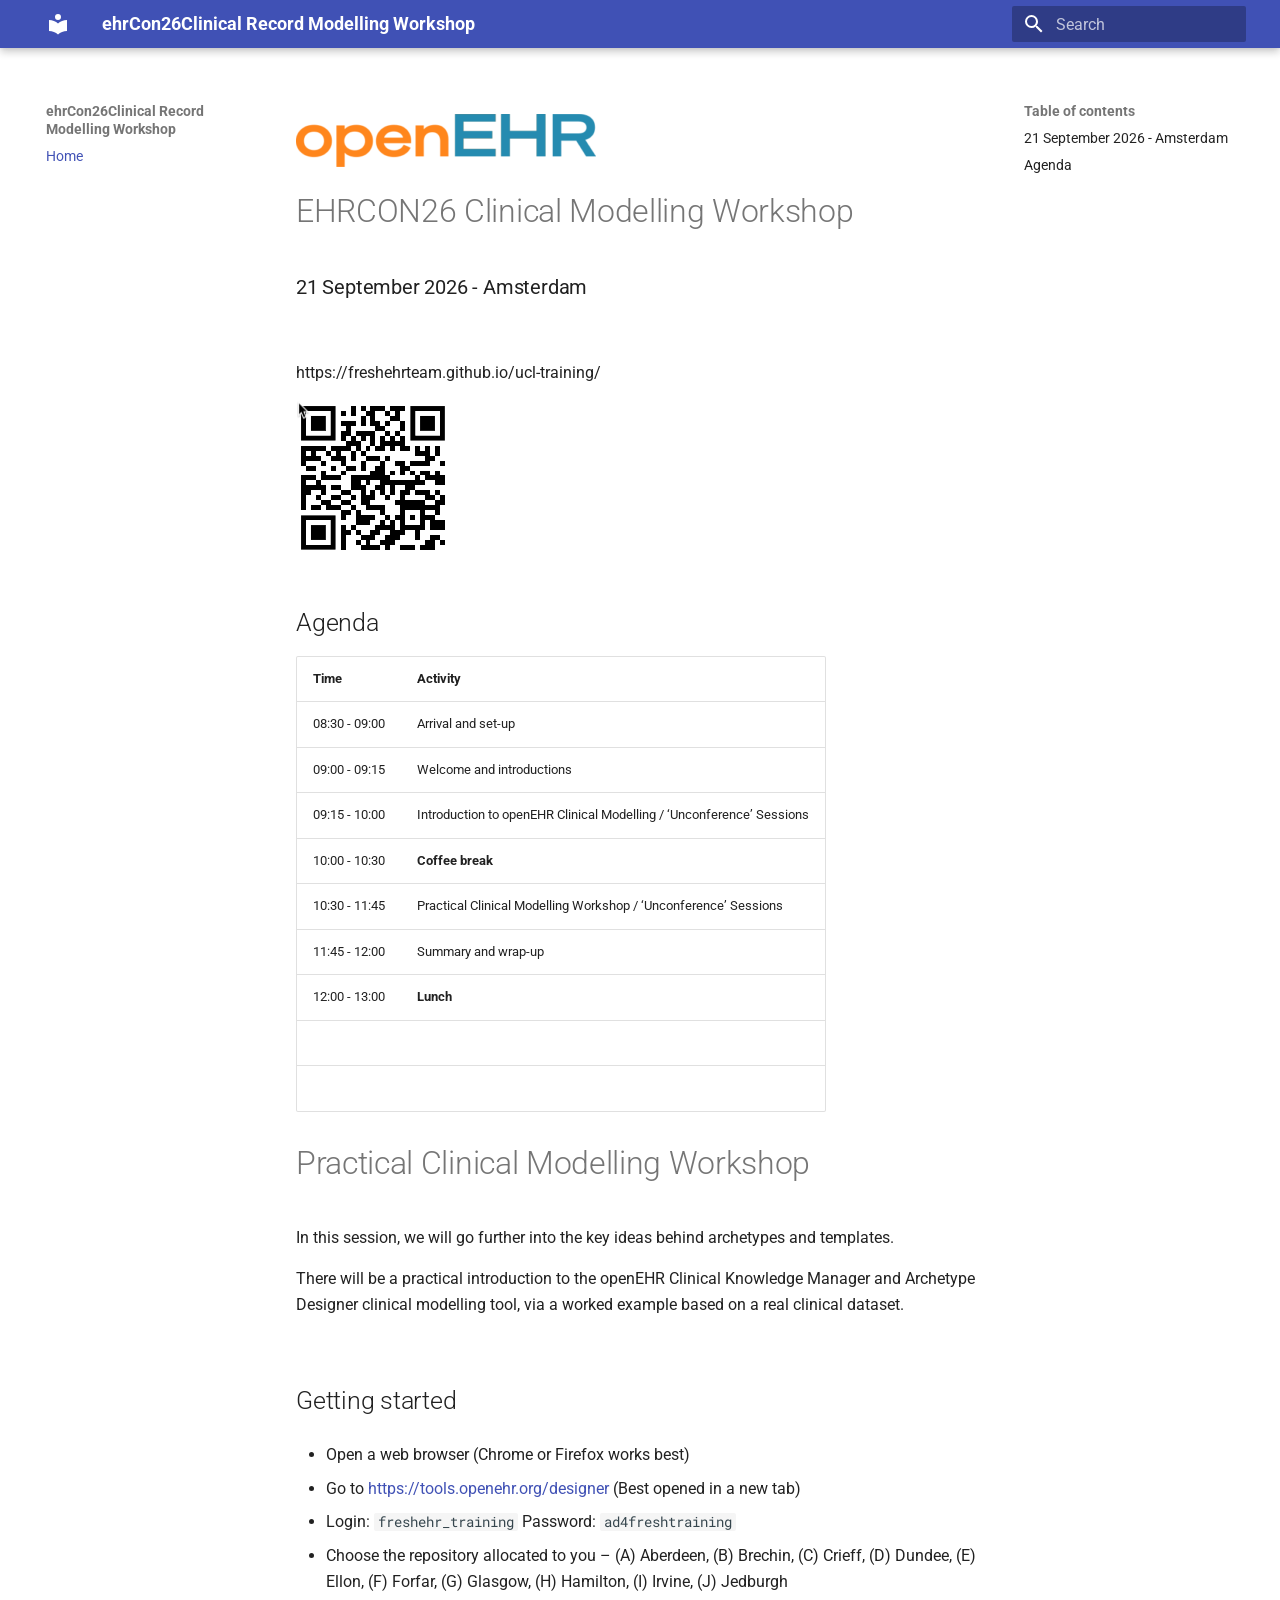
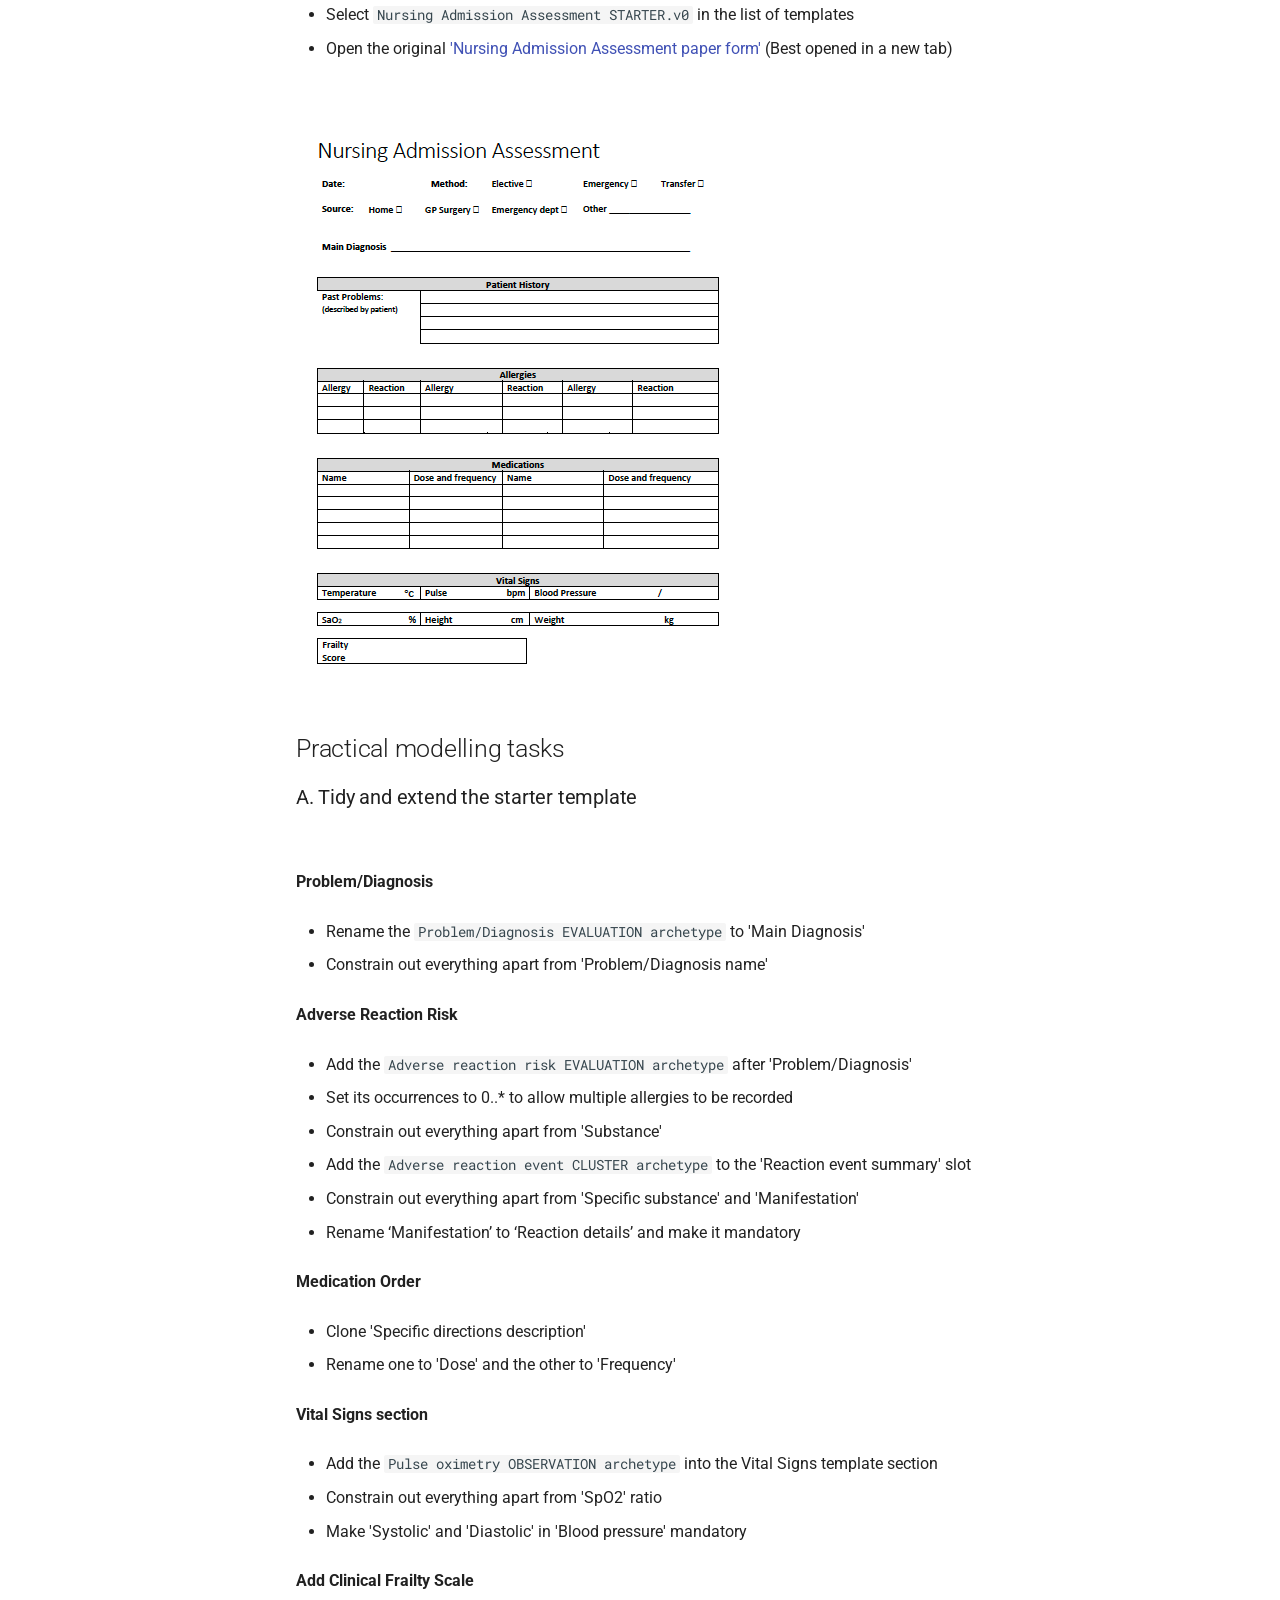
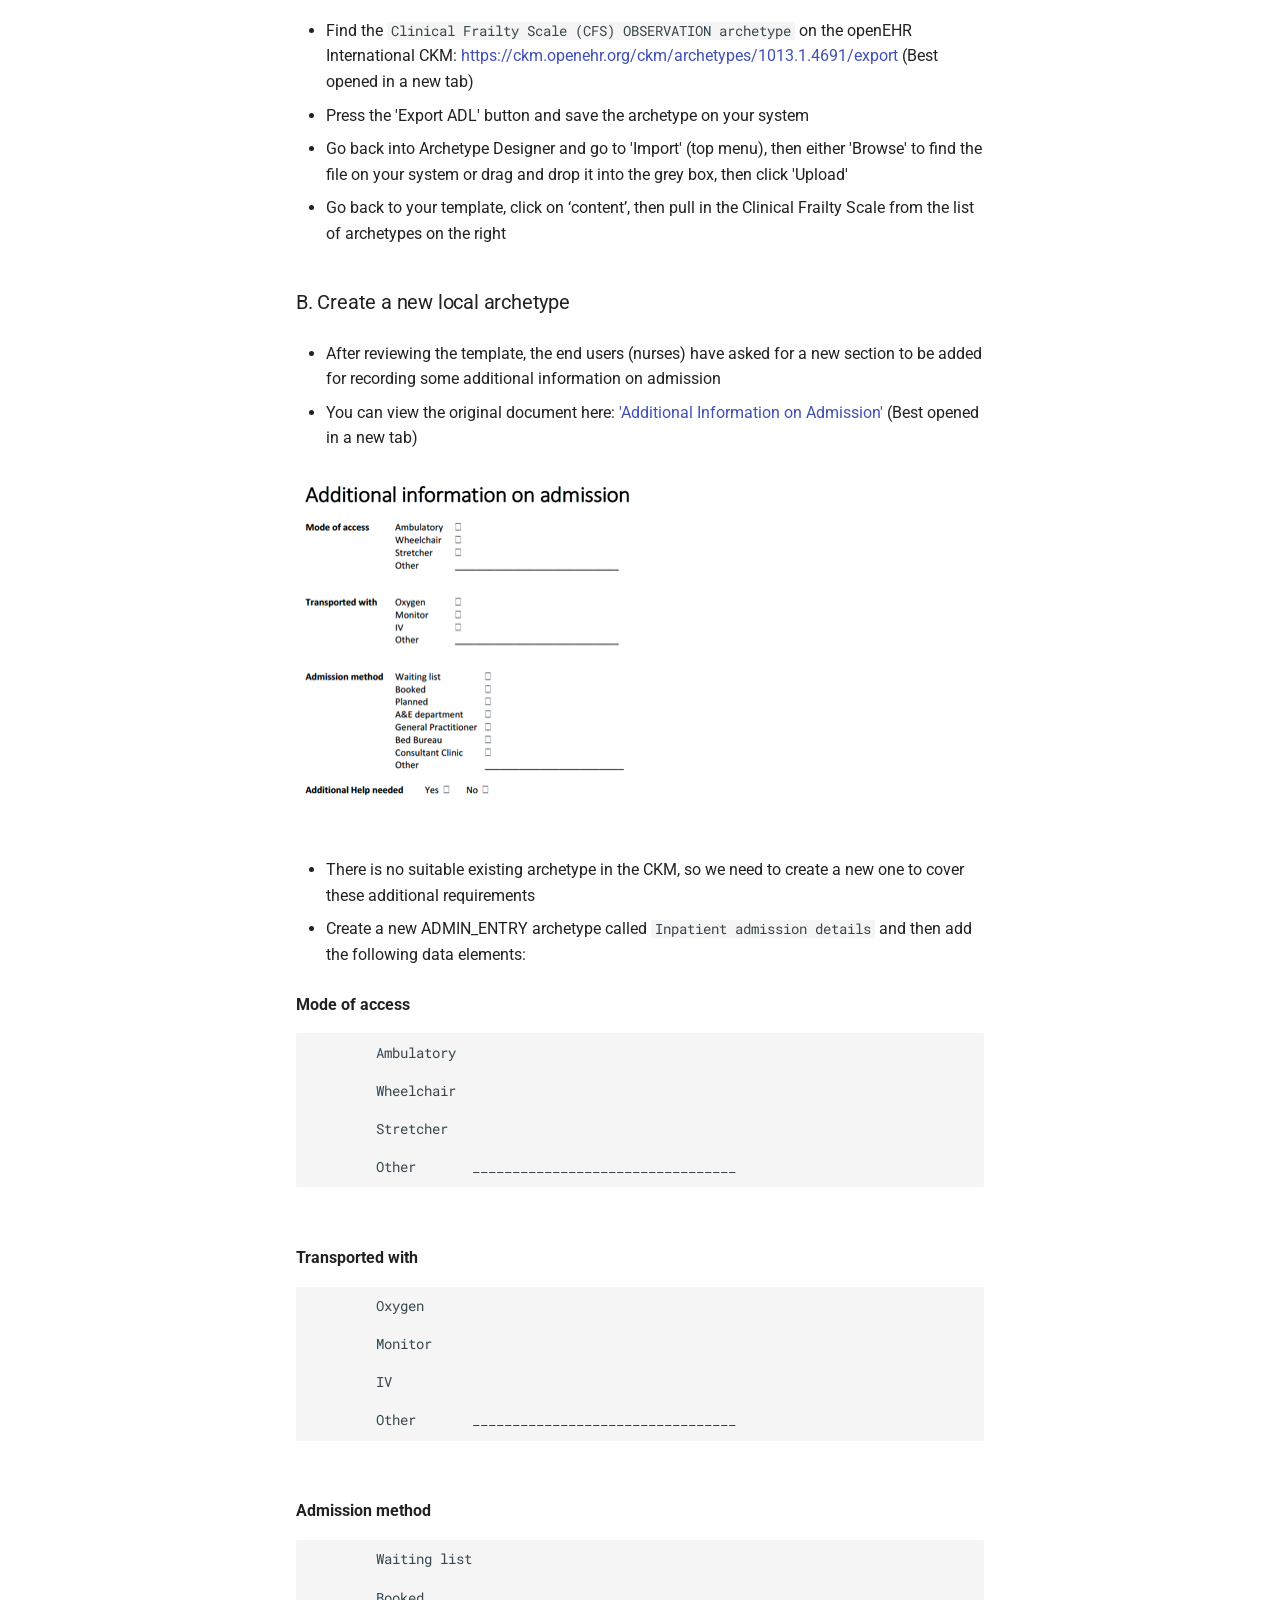
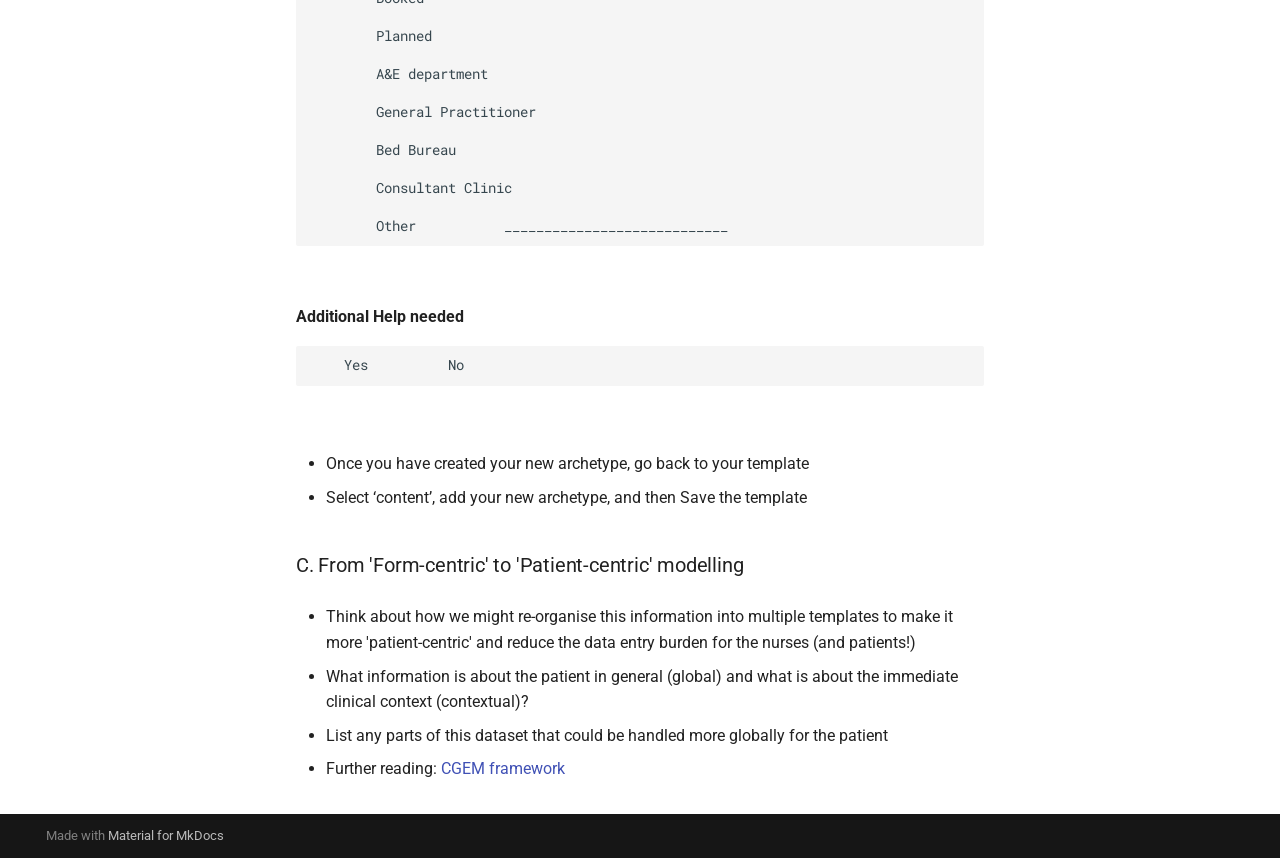
<file: index.html>
<!doctype html>
<html lang="en" class="no-js">
  <head>
    
      <meta charset="utf-8">
      <meta name="viewport" content="width=device-width,initial-scale=1">
      
      
      
      
      
      <link rel="icon" href="assets/images/favicon.png">
      <meta name="generator" content="mkdocs-1.4.2, mkdocs-material-9.1.5">
    
    
      
        <title>ehrCon26Clinical Record Modelling Workshop</title>
      
    
    
      <link rel="stylesheet" href="assets/stylesheets/main.7a7fce14.min.css">
      
        
        <link rel="stylesheet" href="assets/stylesheets/palette.a0c5b2b5.min.css">
      
      

    
    
    
      
        
        
        <link rel="preconnect" href="https://fonts.gstatic.com" crossorigin>
        <link rel="stylesheet" href="https://fonts.googleapis.com/css?family=Roboto:300,300i,400,400i,700,700i%7CRoboto+Mono:400,400i,700,700i&display=fallback">
        <style>:root{--md-text-font:"Roboto";--md-code-font:"Roboto Mono"}</style>
      
    
    
    <script>__md_scope=new URL(".",location),__md_hash=e=>[...e].reduce((e,_)=>(e<<5)-e+_.charCodeAt(0),0),__md_get=(e,_=localStorage,t=__md_scope)=>JSON.parse(_.getItem(t.pathname+"."+e)),__md_set=(e,_,t=localStorage,a=__md_scope)=>{try{t.setItem(a.pathname+"."+e,JSON.stringify(_))}catch(e){}}</script>
    
      

    
    
    
  </head>
  
  
    
    
    
    
    
    <body dir="ltr" data-md-color-scheme="default" data-md-color-primary="lightblue" data-md-color-accent="">
  
    
    
    <input class="md-toggle" data-md-toggle="drawer" type="checkbox" id="__drawer" autocomplete="off">
    <input class="md-toggle" data-md-toggle="search" type="checkbox" id="__search" autocomplete="off">
    <label class="md-overlay" for="__drawer"></label>
    <div data-md-component="skip">
      
        
        <a href="#ehrcon26-clinical-modelling-workshop" class="md-skip">
          Skip to content
        </a>
      
    </div>
    <div data-md-component="announce">
      
    </div>
    
    
      

  

<header class="md-header md-header--shadow" data-md-component="header">
  <nav class="md-header__inner md-grid" aria-label="Header">
    <a href="." title="ehrCon26Clinical Record Modelling Workshop" class="md-header__button md-logo" aria-label="ehrCon26Clinical Record Modelling Workshop" data-md-component="logo">
      
  
  <svg xmlns="http://www.w3.org/2000/svg" viewBox="0 0 24 24"><path d="M12 8a3 3 0 0 0 3-3 3 3 0 0 0-3-3 3 3 0 0 0-3 3 3 3 0 0 0 3 3m0 3.54C9.64 9.35 6.5 8 3 8v11c3.5 0 6.64 1.35 9 3.54 2.36-2.19 5.5-3.54 9-3.54V8c-3.5 0-6.64 1.35-9 3.54Z"/></svg>

    </a>
    <label class="md-header__button md-icon" for="__drawer">
      <svg xmlns="http://www.w3.org/2000/svg" viewBox="0 0 24 24"><path d="M3 6h18v2H3V6m0 5h18v2H3v-2m0 5h18v2H3v-2Z"/></svg>
    </label>
    <div class="md-header__title" data-md-component="header-title">
      <div class="md-header__ellipsis">
        <div class="md-header__topic">
          <span class="md-ellipsis">
            ehrCon26Clinical Record Modelling Workshop
          </span>
        </div>
        <div class="md-header__topic" data-md-component="header-topic">
          <span class="md-ellipsis">
            
              Home
            
          </span>
        </div>
      </div>
    </div>
    
    
    
      <label class="md-header__button md-icon" for="__search">
        <svg xmlns="http://www.w3.org/2000/svg" viewBox="0 0 24 24"><path d="M9.5 3A6.5 6.5 0 0 1 16 9.5c0 1.61-.59 3.09-1.56 4.23l.27.27h.79l5 5-1.5 1.5-5-5v-.79l-.27-.27A6.516 6.516 0 0 1 9.5 16 6.5 6.5 0 0 1 3 9.5 6.5 6.5 0 0 1 9.5 3m0 2C7 5 5 7 5 9.5S7 14 9.5 14 14 12 14 9.5 12 5 9.5 5Z"/></svg>
      </label>
      <div class="md-search" data-md-component="search" role="dialog">
  <label class="md-search__overlay" for="__search"></label>
  <div class="md-search__inner" role="search">
    <form class="md-search__form" name="search">
      <input type="text" class="md-search__input" name="query" aria-label="Search" placeholder="Search" autocapitalize="off" autocorrect="off" autocomplete="off" spellcheck="false" data-md-component="search-query" required>
      <label class="md-search__icon md-icon" for="__search">
        <svg xmlns="http://www.w3.org/2000/svg" viewBox="0 0 24 24"><path d="M9.5 3A6.5 6.5 0 0 1 16 9.5c0 1.61-.59 3.09-1.56 4.23l.27.27h.79l5 5-1.5 1.5-5-5v-.79l-.27-.27A6.516 6.516 0 0 1 9.5 16 6.5 6.5 0 0 1 3 9.5 6.5 6.5 0 0 1 9.5 3m0 2C7 5 5 7 5 9.5S7 14 9.5 14 14 12 14 9.5 12 5 9.5 5Z"/></svg>
        <svg xmlns="http://www.w3.org/2000/svg" viewBox="0 0 24 24"><path d="M20 11v2H8l5.5 5.5-1.42 1.42L4.16 12l7.92-7.92L13.5 5.5 8 11h12Z"/></svg>
      </label>
      <nav class="md-search__options" aria-label="Search">
        
        <button type="reset" class="md-search__icon md-icon" title="Clear" aria-label="Clear" tabindex="-1">
          <svg xmlns="http://www.w3.org/2000/svg" viewBox="0 0 24 24"><path d="M19 6.41 17.59 5 12 10.59 6.41 5 5 6.41 10.59 12 5 17.59 6.41 19 12 13.41 17.59 19 19 17.59 13.41 12 19 6.41Z"/></svg>
        </button>
      </nav>
      
    </form>
    <div class="md-search__output">
      <div class="md-search__scrollwrap" data-md-scrollfix>
        <div class="md-search-result" data-md-component="search-result">
          <div class="md-search-result__meta">
            Initializing search
          </div>
          <ol class="md-search-result__list" role="presentation"></ol>
        </div>
      </div>
    </div>
  </div>
</div>
    
    
  </nav>
  
</header>
    
    <div class="md-container" data-md-component="container">
      
      
        
          
        
      
      <main class="md-main" data-md-component="main">
        <div class="md-main__inner md-grid">
          
            
              
              <div class="md-sidebar md-sidebar--primary" data-md-component="sidebar" data-md-type="navigation" >
                <div class="md-sidebar__scrollwrap">
                  <div class="md-sidebar__inner">
                    


<nav class="md-nav md-nav--primary" aria-label="Navigation" data-md-level="0">
  <label class="md-nav__title" for="__drawer">
    <a href="." title="ehrCon26Clinical Record Modelling Workshop" class="md-nav__button md-logo" aria-label="ehrCon26Clinical Record Modelling Workshop" data-md-component="logo">
      
  
  <svg xmlns="http://www.w3.org/2000/svg" viewBox="0 0 24 24"><path d="M12 8a3 3 0 0 0 3-3 3 3 0 0 0-3-3 3 3 0 0 0-3 3 3 3 0 0 0 3 3m0 3.54C9.64 9.35 6.5 8 3 8v11c3.5 0 6.64 1.35 9 3.54 2.36-2.19 5.5-3.54 9-3.54V8c-3.5 0-6.64 1.35-9 3.54Z"/></svg>

    </a>
    ehrCon26Clinical Record Modelling Workshop
  </label>
  
  <ul class="md-nav__list" data-md-scrollfix>
    
      
      
      

  
  
    
  
  
    <li class="md-nav__item md-nav__item--active">
      
      <input class="md-nav__toggle md-toggle" type="checkbox" id="__toc">
      
      
        
      
      
        <label class="md-nav__link md-nav__link--active" for="__toc">
          Home
          <span class="md-nav__icon md-icon"></span>
        </label>
      
      <a href="." class="md-nav__link md-nav__link--active">
        Home
      </a>
      
        

<nav class="md-nav md-nav--secondary" aria-label="Table of contents">
  
  
  
    
  
  
    <label class="md-nav__title" for="__toc">
      <span class="md-nav__icon md-icon"></span>
      Table of contents
    </label>
    <ul class="md-nav__list" data-md-component="toc" data-md-scrollfix>
      
        <li class="md-nav__item">
  <a href="#21-september-2026-amsterdam" class="md-nav__link">
    21 September 2026 - Amsterdam
  </a>
  
</li>
      
        <li class="md-nav__item">
  <a href="#agenda" class="md-nav__link">
    Agenda
  </a>
  
</li>
      
    </ul>
  
</nav>
      
    </li>
  

    
  </ul>
</nav>
                  </div>
                </div>
              </div>
            
            
              
              <div class="md-sidebar md-sidebar--secondary" data-md-component="sidebar" data-md-type="toc" >
                <div class="md-sidebar__scrollwrap">
                  <div class="md-sidebar__inner">
                    

<nav class="md-nav md-nav--secondary" aria-label="Table of contents">
  
  
  
    
  
  
    <label class="md-nav__title" for="__toc">
      <span class="md-nav__icon md-icon"></span>
      Table of contents
    </label>
    <ul class="md-nav__list" data-md-component="toc" data-md-scrollfix>
      
        <li class="md-nav__item">
  <a href="#21-september-2026-amsterdam" class="md-nav__link">
    21 September 2026 - Amsterdam
  </a>
  
</li>
      
        <li class="md-nav__item">
  <a href="#agenda" class="md-nav__link">
    Agenda
  </a>
  
</li>
      
    </ul>
  
</nav>
                  </div>
                </div>
              </div>
            
          
          
            <div class="md-content" data-md-component="content">
              <article class="md-content__inner md-typeset">
                
                  


<p><img alt="customer.png" src="images/customer.png" />
<br /></p>
<h1 id="ehrcon26-clinical-modelling-workshop">EHRCON26 Clinical Modelling Workshop</h1>
<h3 id="21-september-2026-amsterdam">21 September 2026 - Amsterdam</h3>
<p><br /></p>
<p>https://freshehrteam.github.io/ucl-training/
<br /></p>
<p><img alt="img_2.png" src="img_2.png" />
<br /></p>
<h2 id="agenda">Agenda</h2>
<table>
<thead>
<tr>
<th>Time</th>
<th>Activity</th>
</tr>
</thead>
<tbody>
<tr>
<td>08:30 - 09:00</td>
<td>Arrival and set-up</td>
</tr>
<tr>
<td>09:00 - 09:15</td>
<td>Welcome and introductions</td>
</tr>
<tr>
<td>09:15 - 10:00</td>
<td>Introduction to openEHR Clinical Modelling / ‘Unconference’ Sessions</td>
</tr>
<tr>
<td>10:00 - 10:30</td>
<td><strong>Coffee break</strong></td>
</tr>
<tr>
<td>10:30 - 11:45</td>
<td>Practical Clinical Modelling Workshop / ‘Unconference’ Sessions</td>
</tr>
<tr>
<td>11:45 - 12:00</td>
<td>Summary and wrap-up</td>
</tr>
<tr>
<td>12:00 - 13:00</td>
<td><strong>Lunch</strong></td>
</tr>
<tr>
<td><br /></td>
<td></td>
</tr>
<tr>
<td><br /></td>
<td></td>
</tr>
</tbody>
</table>
<h1 id="practical-clinical-modelling-workshop">Practical Clinical Modelling Workshop</h1>
<p>In this session, we will go further into the key ideas behind archetypes and templates. </p>
<p>There will be a practical introduction to the openEHR Clinical Knowledge Manager and Archetype Designer clinical modelling tool, via a worked example based on a real clinical dataset.
<br />
<br /></p>
<h2 id="getting-started">Getting started</h2>
<ul>
<li>
<p>Open a web browser (Chrome or Firefox works best)</p>
</li>
<li>
<p>Go to <a href="https://tools.openehr.org/designer/">https://tools.openehr.org/designer</a>  (Best opened in a new tab)</p>
</li>
<li>
<p>Login:        <code>freshehr_training</code>
   Password:    <code>ad4freshtraining</code></p>
</li>
<li>
<p>Choose the repository allocated to you – (A) Aberdeen, (B) Brechin, (C) Crieff, (D) Dundee, (E) Ellon, (F) Forfar,  (G) Glasgow, (H) Hamilton, (I) Irvine, (J) Jedburgh</p>
</li>
<li>
<p>Select <code>Nursing Admission Assessment STARTER.v0</code> in the list of templates</p>
</li>
<li>
<p>Open the original <a href="Nursing%20Admission%20Assessment.pdf">'Nursing Admission Assessment paper form'</a> (Best opened in a new tab)</p>
</li>
</ul>
<p><br /></p>
<p><img alt="" src="images/nursing-admission.png" />
<br /></p>
<h2 id="practical-modelling-tasks">Practical modelling tasks</h2>
<h3 id="a-tidy-and-extend-the-starter-template">A. Tidy and extend the starter template</h3>
<p><br /></p>
<p><strong>Problem/Diagnosis</strong></p>
<ul>
<li>
<p>Rename the <code>Problem/Diagnosis EVALUATION archetype</code> to 'Main Diagnosis'</p>
</li>
<li>
<p>Constrain out everything apart from 'Problem/Diagnosis name'
<br /></p>
</li>
</ul>
<p><strong>Adverse Reaction Risk</strong></p>
<ul>
<li>
<p>Add the <code>Adverse reaction risk EVALUATION archetype</code> after 'Problem/Diagnosis'</p>
</li>
<li>
<p>Set its occurrences to 0..* to allow multiple allergies to be recorded</p>
</li>
<li>
<p>Constrain out everything apart from 'Substance'</p>
</li>
<li>
<p>Add the <code>Adverse reaction event CLUSTER archetype</code> to the 'Reaction event summary' slot</p>
</li>
<li>
<p>Constrain out everything apart from 'Specific substance' and 'Manifestation'</p>
</li>
<li>
<p>Rename ‘Manifestation’ to ‘Reaction details’ and make it mandatory
<br /></p>
</li>
</ul>
<p><strong>Medication Order</strong></p>
<ul>
<li>
<p>Clone 'Specific directions description'</p>
</li>
<li>
<p>Rename one to 'Dose' and the other to 'Frequency'
<br /></p>
</li>
</ul>
<p><strong>Vital Signs section</strong></p>
<ul>
<li>
<p>Add the <code>Pulse oximetry OBSERVATION archetype</code> into the Vital Signs template section</p>
</li>
<li>
<p>Constrain out everything apart from 'SpO2' ratio</p>
</li>
<li>
<p>Make 'Systolic' and 'Diastolic' in 'Blood pressure' mandatory
<br /></p>
</li>
</ul>
<p><strong>Add Clinical Frailty Scale</strong></p>
<ul>
<li>
<p>Find the <code>Clinical Frailty Scale (CFS) OBSERVATION archetype</code> on the openEHR International CKM: <a href="https://ckm.openehr.org/ckm/archetypes/1013.1.4691/export">https://ckm.openehr.org/ckm/archetypes/1013.1.4691/export</a> (Best opened in a new tab)</p>
</li>
<li>
<p>Press the 'Export ADL' button and save the archetype on your system</p>
</li>
<li>
<p>Go back into Archetype Designer and go to 'Import' (top menu), then either 'Browse' to find the file on your system or drag and drop it into the grey box, then click 'Upload'</p>
</li>
<li>
<p>Go back to your template, click on ‘content’, then pull in the Clinical Frailty Scale from the list of archetypes on the right
<br /></p>
</li>
</ul>
<h3 id="b-create-a-new-local-archetype">B. Create a new local archetype</h3>
<ul>
<li>
<p>After reviewing the template, the end users (nurses) have asked for a new section to be added for recording some additional information on admission</p>
</li>
<li>
<p>You can view the original document here: <a href="Additional%20information%20on%20admission.pdf">'Additional Information on Admission'</a> (Best opened in a new tab)
<br /></p>
</li>
</ul>
<p><img alt="" src="images/additional-info.png" />
<br />
<br /></p>
<ul>
<li>
<p>There is no suitable existing archetype in the CKM, so we need to create a new one to cover these additional requirements</p>
</li>
<li>
<p>Create a new ADMIN_ENTRY archetype called <code>Inpatient admission details</code> and then add the following data elements:
<br /></p>
</li>
</ul>
<p><strong>Mode of access</strong></p>
<pre><code>        Ambulatory

        Wheelchair

        Stretcher

        Other       _________________________________
</code></pre>
<p><br /></p>
<p><strong>Transported with</strong></p>
<pre><code>        Oxygen

        Monitor

        IV

        Other       _________________________________
</code></pre>
<p><br /></p>
<p><strong>Admission method</strong></p>
<pre><code>        Waiting list

        Booked

        Planned

        A&amp;E department

        General Practitioner

        Bed Bureau

        Consultant Clinic

        Other           ____________________________
</code></pre>
<p><br /></p>
<p><strong>Additional Help needed</strong></p>
<pre><code>    Yes          No
</code></pre>
<p><br /></p>
<ul>
<li>
<p>Once you have created your new archetype, go back to your template</p>
</li>
<li>
<p>Select ‘content’, add your new archetype, and then Save the template
<br /></p>
</li>
</ul>
<h3 id="c-from-form-centric-to-patient-centric-modelling">C. From 'Form-centric' to 'Patient-centric' modelling</h3>
<ul>
<li>
<p>Think about how we might re-organise this information into multiple templates to make it more 'patient-centric' and reduce the data entry burden for the nurses (and patients!)</p>
</li>
<li>
<p>What information is about the patient in general (global) and what is about the immediate clinical context (contextual)?</p>
</li>
<li>
<p>List any parts of this dataset that could be handled more globally for the patient</p>
</li>
<li>
<p>Further reading: <a href="https://freshehr.notion.site/Introduction-to-the-CGEM-Framework-115ed58514b344da825c3b42c372aff2?pvs=74">CGEM framework</a></p>
</li>
</ul>





                
              </article>
            </div>
          
          
        </div>
        
      </main>
      
        <footer class="md-footer">
  
  <div class="md-footer-meta md-typeset">
    <div class="md-footer-meta__inner md-grid">
      <div class="md-copyright">
  
  
    Made with
    <a href="https://squidfunk.github.io/mkdocs-material/" target="_blank" rel="noopener">
      Material for MkDocs
    </a>
  
</div>
      
    </div>
  </div>
</footer>
      
    </div>
    <div class="md-dialog" data-md-component="dialog">
      <div class="md-dialog__inner md-typeset"></div>
    </div>
    
    <script id="__config" type="application/json">{"base": ".", "features": [], "search": "assets/javascripts/workers/search.208ed371.min.js", "translations": {"clipboard.copied": "Copied to clipboard", "clipboard.copy": "Copy to clipboard", "search.result.more.one": "1 more on this page", "search.result.more.other": "# more on this page", "search.result.none": "No matching documents", "search.result.one": "1 matching document", "search.result.other": "# matching documents", "search.result.placeholder": "Type to start searching", "search.result.term.missing": "Missing", "select.version": "Select version"}}</script>
    
    
      <script src="assets/javascripts/bundle.407015b8.min.js"></script>
      
    
  </body>
</html>
</file>
<file: assets/stylesheets/main.7a7fce14.min.css>
@charset "UTF-8";html{-webkit-text-size-adjust:none;-moz-text-size-adjust:none;text-size-adjust:none;box-sizing:border-box}*,:after,:before{box-sizing:inherit}@media (prefers-reduced-motion){*,:after,:before{transition:none!important}}body{margin:0}a,button,input,label{-webkit-tap-highlight-color:transparent}a{color:inherit;text-decoration:none}hr{border:0;box-sizing:initial;display:block;height:.05rem;overflow:visible;padding:0}small{font-size:80%}sub,sup{line-height:1em}img{border-style:none}table{border-collapse:initial;border-spacing:0}td,th{font-weight:400;vertical-align:top}button{background:#0000;border:0;font-family:inherit;font-size:inherit;margin:0;padding:0}input{border:0;outline:none}:root{--md-primary-fg-color:#4051b5;--md-primary-fg-color--light:#5d6cc0;--md-primary-fg-color--dark:#303fa1;--md-primary-bg-color:#fff;--md-primary-bg-color--light:#ffffffb3;--md-accent-fg-color:#526cfe;--md-accent-fg-color--transparent:#526cfe1a;--md-accent-bg-color:#fff;--md-accent-bg-color--light:#ffffffb3}:root,[data-md-color-scheme=default]{--md-default-fg-color:#000000de;--md-default-fg-color--light:#0000008a;--md-default-fg-color--lighter:#00000052;--md-default-fg-color--lightest:#00000012;--md-default-bg-color:#fff;--md-default-bg-color--light:#ffffffb3;--md-default-bg-color--lighter:#ffffff4d;--md-default-bg-color--lightest:#ffffff1f;--md-code-fg-color:#36464e;--md-code-bg-color:#f5f5f5;--md-code-hl-color:#ffff0080;--md-code-hl-number-color:#d52a2a;--md-code-hl-special-color:#db1457;--md-code-hl-function-color:#a846b9;--md-code-hl-constant-color:#6e59d9;--md-code-hl-keyword-color:#3f6ec6;--md-code-hl-string-color:#1c7d4d;--md-code-hl-name-color:var(--md-code-fg-color);--md-code-hl-operator-color:var(--md-default-fg-color--light);--md-code-hl-punctuation-color:var(--md-default-fg-color--light);--md-code-hl-comment-color:var(--md-default-fg-color--light);--md-code-hl-generic-color:var(--md-default-fg-color--light);--md-code-hl-variable-color:var(--md-default-fg-color--light);--md-typeset-color:var(--md-default-fg-color);--md-typeset-a-color:var(--md-primary-fg-color);--md-typeset-mark-color:#ffff0080;--md-typeset-del-color:#f5503d26;--md-typeset-ins-color:#0bd57026;--md-typeset-kbd-color:#fafafa;--md-typeset-kbd-accent-color:#fff;--md-typeset-kbd-border-color:#b8b8b8;--md-typeset-table-color:#0000001f;--md-typeset-table-color--light:rgba(0,0,0,.035);--md-admonition-fg-color:var(--md-default-fg-color);--md-admonition-bg-color:var(--md-default-bg-color);--md-warning-fg-color:#000000de;--md-warning-bg-color:#ff9;--md-footer-fg-color:#fff;--md-footer-fg-color--light:#ffffffb3;--md-footer-fg-color--lighter:#ffffff73;--md-footer-bg-color:#000000de;--md-footer-bg-color--dark:#00000052;--md-shadow-z1:0 0.2rem 0.5rem #0000000d,0 0 0.05rem #0000001a;--md-shadow-z2:0 0.2rem 0.5rem #0000001a,0 0 0.05rem #00000040;--md-shadow-z3:0 0.2rem 0.5rem #0003,0 0 0.05rem #00000059}.md-icon svg{fill:currentcolor;display:block;height:1.2rem;width:1.2rem}body{-webkit-font-smoothing:antialiased;-moz-osx-font-smoothing:grayscale;--md-text-font-family:var(--md-text-font,_),-apple-system,BlinkMacSystemFont,Helvetica,Arial,sans-serif;--md-code-font-family:var(--md-code-font,_),SFMono-Regular,Consolas,Menlo,monospace}aside,body,input{font-feature-settings:"kern","liga";color:var(--md-typeset-color);font-family:var(--md-text-font-family)}code,kbd,pre{font-feature-settings:"kern";font-family:var(--md-code-font-family)}:root{--md-typeset-table-sort-icon:url('data:image/svg+xml;charset=utf-8,<svg xmlns="http://www.w3.org/2000/svg" viewBox="0 0 24 24"><path d="m18 21-4-4h3V7h-3l4-4 4 4h-3v10h3M2 19v-2h10v2M2 13v-2h7v2M2 7V5h4v2H2Z"/></svg>');--md-typeset-table-sort-icon--asc:url('data:image/svg+xml;charset=utf-8,<svg xmlns="http://www.w3.org/2000/svg" viewBox="0 0 24 24"><path d="M19 17h3l-4 4-4-4h3V3h2M2 17h10v2H2M6 5v2H2V5m0 6h7v2H2v-2Z"/></svg>');--md-typeset-table-sort-icon--desc:url('data:image/svg+xml;charset=utf-8,<svg xmlns="http://www.w3.org/2000/svg" viewBox="0 0 24 24"><path d="M19 7h3l-4-4-4 4h3v14h2M2 17h10v2H2M6 5v2H2V5m0 6h7v2H2v-2Z"/></svg>')}.md-typeset{-webkit-print-color-adjust:exact;color-adjust:exact;font-size:.8rem;line-height:1.6}@media print{.md-typeset{font-size:.68rem}}.md-typeset blockquote,.md-typeset dl,.md-typeset figure,.md-typeset ol,.md-typeset pre,.md-typeset ul{margin-bottom:1em;margin-top:1em}.md-typeset h1{color:var(--md-default-fg-color--light);font-size:2em;line-height:1.3;margin:0 0 1.25em}.md-typeset h1,.md-typeset h2{font-weight:300;letter-spacing:-.01em}.md-typeset h2{font-size:1.5625em;line-height:1.4;margin:1.6em 0 .64em}.md-typeset h3{font-size:1.25em;font-weight:400;letter-spacing:-.01em;line-height:1.5;margin:1.6em 0 .8em}.md-typeset h2+h3{margin-top:.8em}.md-typeset h4{font-weight:700;letter-spacing:-.01em;margin:1em 0}.md-typeset h5,.md-typeset h6{color:var(--md-default-fg-color--light);font-size:.8em;font-weight:700;letter-spacing:-.01em;margin:1.25em 0}.md-typeset h5{text-transform:uppercase}.md-typeset hr{border-bottom:.05rem solid var(--md-default-fg-color--lightest);display:flow-root;margin:1.5em 0}.md-typeset a{color:var(--md-typeset-a-color);word-break:break-word}.md-typeset a,.md-typeset a:before{transition:color 125ms}.md-typeset a:focus,.md-typeset a:hover{color:var(--md-accent-fg-color)}.md-typeset a:focus code,.md-typeset a:hover code{background-color:var(--md-accent-fg-color--transparent)}.md-typeset a code{color:currentcolor;transition:background-color 125ms}.md-typeset a.focus-visible{outline-color:var(--md-accent-fg-color);outline-offset:.2rem}.md-typeset code,.md-typeset kbd,.md-typeset pre{color:var(--md-code-fg-color);direction:ltr;font-variant-ligatures:none}@media print{.md-typeset code,.md-typeset kbd,.md-typeset pre{white-space:pre-wrap}}.md-typeset code{background-color:var(--md-code-bg-color);border-radius:.1rem;-webkit-box-decoration-break:clone;box-decoration-break:clone;font-size:.85em;padding:0 .2941176471em;word-break:break-word}.md-typeset code:not(.focus-visible){-webkit-tap-highlight-color:transparent;outline:none}.md-typeset pre{display:flow-root;line-height:1.4;position:relative}.md-typeset pre>code{-webkit-box-decoration-break:slice;box-decoration-break:slice;box-shadow:none;display:block;margin:0;outline-color:var(--md-accent-fg-color);overflow:auto;padding:.7720588235em 1.1764705882em;scrollbar-color:var(--md-default-fg-color--lighter) #0000;scrollbar-width:thin;touch-action:auto;word-break:normal}.md-typeset pre>code:hover{scrollbar-color:var(--md-accent-fg-color) #0000}.md-typeset pre>code::-webkit-scrollbar{height:.2rem;width:.2rem}.md-typeset pre>code::-webkit-scrollbar-thumb{background-color:var(--md-default-fg-color--lighter)}.md-typeset pre>code::-webkit-scrollbar-thumb:hover{background-color:var(--md-accent-fg-color)}.md-typeset kbd{background-color:var(--md-typeset-kbd-color);border-radius:.1rem;box-shadow:0 .1rem 0 .05rem var(--md-typeset-kbd-border-color),0 .1rem 0 var(--md-typeset-kbd-border-color),0 -.1rem .2rem var(--md-typeset-kbd-accent-color) inset;color:var(--md-default-fg-color);display:inline-block;font-size:.75em;padding:0 .6666666667em;vertical-align:text-top;word-break:break-word}.md-typeset mark{background-color:var(--md-typeset-mark-color);-webkit-box-decoration-break:clone;box-decoration-break:clone;color:inherit;word-break:break-word}.md-typeset abbr{border-bottom:.05rem dotted var(--md-default-fg-color--light);cursor:help;text-decoration:none}@media (hover:none){.md-typeset abbr[title]:focus:after,.md-typeset abbr[title]:hover:after{background-color:var(--md-default-fg-color);border-radius:.1rem;box-shadow:var(--md-shadow-z3);color:var(--md-default-bg-color);content:attr(title);font-size:.7rem;left:.8rem;margin-top:2em;padding:.2rem .3rem;position:absolute;right:.8rem}}.md-typeset small{opacity:.75}[dir=ltr] .md-typeset sub,[dir=ltr] .md-typeset sup{margin-left:.078125em}[dir=rtl] .md-typeset sub,[dir=rtl] .md-typeset sup{margin-right:.078125em}[dir=ltr] .md-typeset blockquote{padding-left:.6rem}[dir=rtl] .md-typeset blockquote{padding-right:.6rem}[dir=ltr] .md-typeset blockquote{border-left:.2rem solid var(--md-default-fg-color--lighter)}[dir=rtl] .md-typeset blockquote{border-right:.2rem solid var(--md-default-fg-color--lighter)}.md-typeset blockquote{color:var(--md-default-fg-color--light);margin-left:0;margin-right:0}.md-typeset ul{list-style-type:disc}[dir=ltr] .md-typeset ol,[dir=ltr] .md-typeset ul{margin-left:.625em}[dir=rtl] .md-typeset ol,[dir=rtl] .md-typeset ul{margin-right:.625em}.md-typeset ol,.md-typeset ul{padding:0}.md-typeset ol:not([hidden]),.md-typeset ul:not([hidden]){display:flow-root}.md-typeset ol ol,.md-typeset ul ol{list-style-type:lower-alpha}.md-typeset ol ol ol,.md-typeset ul ol ol{list-style-type:lower-roman}[dir=ltr] .md-typeset ol li,[dir=ltr] .md-typeset ul li{margin-left:1.25em}[dir=rtl] .md-typeset ol li,[dir=rtl] .md-typeset ul li{margin-right:1.25em}.md-typeset ol li,.md-typeset ul li{margin-bottom:.5em}.md-typeset ol li blockquote,.md-typeset ol li p,.md-typeset ul li blockquote,.md-typeset ul li p{margin:.5em 0}.md-typeset ol li:last-child,.md-typeset ul li:last-child{margin-bottom:0}[dir=ltr] .md-typeset ol li ol,[dir=ltr] .md-typeset ol li ul,[dir=ltr] .md-typeset ul li ol,[dir=ltr] .md-typeset ul li ul{margin-left:.625em}[dir=rtl] .md-typeset ol li ol,[dir=rtl] .md-typeset ol li ul,[dir=rtl] .md-typeset ul li ol,[dir=rtl] .md-typeset ul li ul{margin-right:.625em}.md-typeset ol li ol,.md-typeset ol li ul,.md-typeset ul li ol,.md-typeset ul li ul{margin-bottom:.5em;margin-top:.5em}[dir=ltr] .md-typeset dd{margin-left:1.875em}[dir=rtl] .md-typeset dd{margin-right:1.875em}.md-typeset dd{margin-bottom:1.5em;margin-top:1em}.md-typeset img,.md-typeset svg,.md-typeset video{height:auto;max-width:100%}.md-typeset img[align=left]{margin:1em 1em 1em 0}.md-typeset img[align=right]{margin:1em 0 1em 1em}.md-typeset img[align]:only-child{margin-top:0}.md-typeset img[src$="#gh-dark-mode-only"],.md-typeset img[src$="#only-dark"]{display:none}.md-typeset figure{display:flow-root;margin:1em auto;max-width:100%;text-align:center;width:-webkit-fit-content;width:-moz-fit-content;width:fit-content}.md-typeset figure img{display:block}.md-typeset figcaption{font-style:italic;margin:1em auto;max-width:24rem}.md-typeset iframe{max-width:100%}.md-typeset table:not([class]){background-color:var(--md-default-bg-color);border:.05rem solid var(--md-typeset-table-color);border-radius:.1rem;display:inline-block;font-size:.64rem;max-width:100%;overflow:auto;touch-action:auto}@media print{.md-typeset table:not([class]){display:table}}.md-typeset table:not([class])+*{margin-top:1.5em}.md-typeset table:not([class]) td>:first-child,.md-typeset table:not([class]) th>:first-child{margin-top:0}.md-typeset table:not([class]) td>:last-child,.md-typeset table:not([class]) th>:last-child{margin-bottom:0}.md-typeset table:not([class]) td:not([align]),.md-typeset table:not([class]) th:not([align]){text-align:left}[dir=rtl] .md-typeset table:not([class]) td:not([align]),[dir=rtl] .md-typeset table:not([class]) th:not([align]){text-align:right}.md-typeset table:not([class]) th{font-weight:700;min-width:5rem;padding:.9375em 1.25em;vertical-align:top}.md-typeset table:not([class]) td{border-top:.05rem solid var(--md-typeset-table-color);padding:.9375em 1.25em;vertical-align:top}.md-typeset table:not([class]) tbody tr{transition:background-color 125ms}.md-typeset table:not([class]) tbody tr:hover{background-color:var(--md-typeset-table-color--light);box-shadow:0 .05rem 0 var(--md-default-bg-color) inset}.md-typeset table:not([class]) a{word-break:normal}.md-typeset table th[role=columnheader]{cursor:pointer}[dir=ltr] .md-typeset table th[role=columnheader]:after{margin-left:.5em}[dir=rtl] .md-typeset table th[role=columnheader]:after{margin-right:.5em}.md-typeset table th[role=columnheader]:after{content:"";display:inline-block;height:1.2em;-webkit-mask-image:var(--md-typeset-table-sort-icon);mask-image:var(--md-typeset-table-sort-icon);-webkit-mask-repeat:no-repeat;mask-repeat:no-repeat;-webkit-mask-size:contain;mask-size:contain;transition:background-color 125ms;vertical-align:text-bottom;width:1.2em}.md-typeset table th[role=columnheader]:hover:after{background-color:var(--md-default-fg-color--lighter)}.md-typeset table th[role=columnheader][aria-sort=ascending]:after{background-color:var(--md-default-fg-color--light);-webkit-mask-image:var(--md-typeset-table-sort-icon--asc);mask-image:var(--md-typeset-table-sort-icon--asc)}.md-typeset table th[role=columnheader][aria-sort=descending]:after{background-color:var(--md-default-fg-color--light);-webkit-mask-image:var(--md-typeset-table-sort-icon--desc);mask-image:var(--md-typeset-table-sort-icon--desc)}.md-typeset__scrollwrap{margin:1em -.8rem;overflow-x:auto;touch-action:auto}.md-typeset__table{display:inline-block;margin-bottom:.5em;padding:0 .8rem}@media print{.md-typeset__table{display:block}}html .md-typeset__table table{display:table;margin:0;overflow:hidden;width:100%}@media screen and (max-width:44.9375em){.md-content__inner>pre{margin:1em -.8rem}.md-content__inner>pre code{border-radius:0}}.md-banner{background-color:var(--md-footer-bg-color);color:var(--md-footer-fg-color);overflow:auto}@media print{.md-banner{display:none}}.md-banner--warning{background-color:var(--md-warning-bg-color);color:var(--md-warning-fg-color)}.md-banner__inner{font-size:.7rem;margin:.6rem auto;padding:0 .8rem}[dir=ltr] .md-banner__button{float:right}[dir=rtl] .md-banner__button{float:left}.md-banner__button{color:inherit;cursor:pointer;transition:opacity .25s}.md-banner__button:hover{opacity:.7}html{font-size:125%;height:100%;overflow-x:hidden}@media screen and (min-width:100em){html{font-size:137.5%}}@media screen and (min-width:125em){html{font-size:150%}}body{background-color:var(--md-default-bg-color);display:flex;flex-direction:column;font-size:.5rem;min-height:100%;position:relative;width:100%}@media print{body{display:block}}@media screen and (max-width:59.9375em){body[data-md-scrolllock]{position:fixed}}.md-grid{margin-left:auto;margin-right:auto;max-width:61rem}.md-container{display:flex;flex-direction:column;flex-grow:1}@media print{.md-container{display:block}}.md-main{flex-grow:1}.md-main__inner{display:flex;height:100%;margin-top:1.5rem}.md-ellipsis{overflow:hidden;text-overflow:ellipsis}.md-toggle{display:none}.md-option{height:0;opacity:0;position:absolute;width:0}.md-option:checked+label:not([hidden]){display:block}.md-option.focus-visible+label{outline-color:var(--md-accent-fg-color);outline-style:auto}.md-skip{background-color:var(--md-default-fg-color);border-radius:.1rem;color:var(--md-default-bg-color);font-size:.64rem;margin:.5rem;opacity:0;outline-color:var(--md-accent-fg-color);padding:.3rem .5rem;position:fixed;transform:translateY(.4rem);z-index:-1}.md-skip:focus{opacity:1;transform:translateY(0);transition:transform .25s cubic-bezier(.4,0,.2,1),opacity 175ms 75ms;z-index:10}@page{margin:25mm}:root{--md-clipboard-icon:url('data:image/svg+xml;charset=utf-8,<svg xmlns="http://www.w3.org/2000/svg" viewBox="0 0 24 24"><path d="M19 21H8V7h11m0-2H8a2 2 0 0 0-2 2v14a2 2 0 0 0 2 2h11a2 2 0 0 0 2-2V7a2 2 0 0 0-2-2m-3-4H4a2 2 0 0 0-2 2v14h2V3h12V1Z"/></svg>')}.md-clipboard{border-radius:.1rem;color:var(--md-default-fg-color--lightest);cursor:pointer;height:1.5em;outline-color:var(--md-accent-fg-color);outline-offset:.1rem;position:absolute;right:.5em;top:.5em;transition:color .25s;width:1.5em;z-index:1}@media print{.md-clipboard{display:none}}.md-clipboard:not(.focus-visible){-webkit-tap-highlight-color:transparent;outline:none}:hover>.md-clipboard{color:var(--md-default-fg-color--light)}.md-clipboard:focus,.md-clipboard:hover{color:var(--md-accent-fg-color)}.md-clipboard:after{background-color:currentcolor;content:"";display:block;height:1.125em;margin:0 auto;-webkit-mask-image:var(--md-clipboard-icon);mask-image:var(--md-clipboard-icon);-webkit-mask-position:center;mask-position:center;-webkit-mask-repeat:no-repeat;mask-repeat:no-repeat;-webkit-mask-size:contain;mask-size:contain;width:1.125em}.md-clipboard--inline{cursor:pointer}.md-clipboard--inline code{transition:color .25s,background-color .25s}.md-clipboard--inline:focus code,.md-clipboard--inline:hover code{background-color:var(--md-accent-fg-color--transparent);color:var(--md-accent-fg-color)}@keyframes consent{0%{opacity:0;transform:translateY(100%)}to{opacity:1;transform:translateY(0)}}@keyframes overlay{0%{opacity:0}to{opacity:1}}.md-consent__overlay{animation:overlay .25s both;-webkit-backdrop-filter:blur(.1rem);backdrop-filter:blur(.1rem);background-color:#0000008a;height:100%;opacity:1;position:fixed;top:0;width:100%;z-index:5}.md-consent__inner{animation:consent .5s cubic-bezier(.1,.7,.1,1) both;background-color:var(--md-default-bg-color);border:0;border-radius:.1rem;bottom:0;box-shadow:0 0 .2rem #0000001a,0 .2rem .4rem #0003;max-height:100%;overflow:auto;padding:0;position:fixed;width:100%;z-index:5}.md-consent__form{padding:.8rem}.md-consent__settings{display:none;margin:1em 0}input:checked+.md-consent__settings{display:block}.md-consent__controls{margin-bottom:.8rem}.md-typeset .md-consent__controls .md-button{display:inline}@media screen and (max-width:44.9375em){.md-typeset .md-consent__controls .md-button{display:block;margin-top:.4rem;text-align:center;width:100%}}.md-consent label{cursor:pointer}.md-content{flex-grow:1;min-width:0}.md-content__inner{margin:0 .8rem 1.2rem;padding-top:.6rem}@media screen and (min-width:76.25em){[dir=ltr] .md-sidebar--primary:not([hidden])~.md-content>.md-content__inner{margin-left:1.2rem}[dir=ltr] .md-sidebar--secondary:not([hidden])~.md-content>.md-content__inner,[dir=rtl] .md-sidebar--primary:not([hidden])~.md-content>.md-content__inner{margin-right:1.2rem}[dir=rtl] .md-sidebar--secondary:not([hidden])~.md-content>.md-content__inner{margin-left:1.2rem}}.md-content__inner:before{content:"";display:block;height:.4rem}.md-content__inner>:last-child{margin-bottom:0}[dir=ltr] .md-content__button{float:right}[dir=rtl] .md-content__button{float:left}[dir=ltr] .md-content__button{margin-left:.4rem}[dir=rtl] .md-content__button{margin-right:.4rem}.md-content__button{margin:.4rem 0;padding:0}@media print{.md-content__button{display:none}}.md-typeset .md-content__button{color:var(--md-default-fg-color--lighter)}.md-content__button svg{display:inline;vertical-align:top}[dir=rtl] .md-content__button svg{transform:scaleX(-1)}[dir=ltr] .md-dialog{right:.8rem}[dir=rtl] .md-dialog{left:.8rem}.md-dialog{background-color:var(--md-default-fg-color);border-radius:.1rem;bottom:.8rem;box-shadow:var(--md-shadow-z3);min-width:11.1rem;opacity:0;padding:.4rem .6rem;pointer-events:none;position:fixed;transform:translateY(100%);transition:transform 0ms .4s,opacity .4s;z-index:4}@media print{.md-dialog{display:none}}.md-dialog--active{opacity:1;pointer-events:auto;transform:translateY(0);transition:transform .4s cubic-bezier(.075,.85,.175,1),opacity .4s}.md-dialog__inner{color:var(--md-default-bg-color);font-size:.7rem}.md-feedback{margin:2em 0 1em;text-align:center}.md-feedback fieldset{border:none;margin:0;padding:0}.md-feedback__title{font-weight:700;margin:1em auto}.md-feedback__inner{position:relative}.md-feedback__list{align-content:baseline;display:flex;flex-wrap:wrap;justify-content:center;position:relative}.md-feedback__list:hover .md-icon:not(:disabled){color:var(--md-default-fg-color--lighter)}:disabled .md-feedback__list{min-height:1.8rem}.md-feedback__icon{color:var(--md-default-fg-color--light);cursor:pointer;flex-shrink:0;margin:0 .1rem;transition:color 125ms}.md-feedback__icon:not(:disabled).md-icon:hover{color:var(--md-accent-fg-color)}.md-feedback__icon:disabled{color:var(--md-default-fg-color--lightest);pointer-events:none}.md-feedback__note{opacity:0;position:relative;transform:translateY(.4rem);transition:transform .4s cubic-bezier(.1,.7,.1,1),opacity .15s}.md-feedback__note>*{margin:0 auto;max-width:16rem}:disabled .md-feedback__note{opacity:1;transform:translateY(0)}.md-footer{background-color:var(--md-footer-bg-color);color:var(--md-footer-fg-color)}@media print{.md-footer{display:none}}.md-footer__inner{justify-content:space-between;overflow:auto;padding:.2rem}.md-footer__inner:not([hidden]){display:flex}.md-footer__link{align-items:end;display:flex;flex-grow:0.01;margin-bottom:.4rem;margin-top:1rem;max-width:100%;outline-color:var(--md-accent-fg-color);overflow:hidden;transition:opacity .25s}.md-footer__link:focus,.md-footer__link:hover{opacity:.7}[dir=rtl] .md-footer__link svg{transform:scaleX(-1)}@media screen and (max-width:44.9375em){.md-footer__link--prev{flex-shrink:0}.md-footer__link--prev .md-footer__title{display:none}}[dir=ltr] .md-footer__link--next{margin-left:auto}[dir=rtl] .md-footer__link--next{margin-right:auto}.md-footer__link--next{text-align:right}[dir=rtl] .md-footer__link--next{text-align:left}.md-footer__title{flex-grow:1;font-size:.9rem;margin-bottom:.7rem;max-width:calc(100% - 2.4rem);padding:0 1rem;white-space:nowrap}.md-footer__button{margin:.2rem;padding:.4rem}.md-footer__direction{font-size:.64rem;opacity:.7}.md-footer-meta{background-color:var(--md-footer-bg-color--dark)}.md-footer-meta__inner{display:flex;flex-wrap:wrap;justify-content:space-between;padding:.2rem}html .md-footer-meta.md-typeset a{color:var(--md-footer-fg-color--light)}html .md-footer-meta.md-typeset a:focus,html .md-footer-meta.md-typeset a:hover{color:var(--md-footer-fg-color)}.md-copyright{color:var(--md-footer-fg-color--lighter);font-size:.64rem;margin:auto .6rem;padding:.4rem 0;width:100%}@media screen and (min-width:45em){.md-copyright{width:auto}}.md-copyright__highlight{color:var(--md-footer-fg-color--light)}.md-social{margin:0 .4rem;padding:.2rem 0 .6rem}@media screen and (min-width:45em){.md-social{padding:.6rem 0}}.md-social__link{display:inline-block;height:1.6rem;text-align:center;width:1.6rem}.md-social__link:before{line-height:1.9}.md-social__link svg{fill:currentcolor;max-height:.8rem;vertical-align:-25%}.md-typeset .md-button{border:.1rem solid;border-radius:.1rem;color:var(--md-primary-fg-color);cursor:pointer;display:inline-block;font-weight:700;padding:.625em 2em;transition:color 125ms,background-color 125ms,border-color 125ms}.md-typeset .md-button--primary{background-color:var(--md-primary-fg-color);border-color:var(--md-primary-fg-color);color:var(--md-primary-bg-color)}.md-typeset .md-button:focus,.md-typeset .md-button:hover{background-color:var(--md-accent-fg-color);border-color:var(--md-accent-fg-color);color:var(--md-accent-bg-color)}[dir=ltr] .md-typeset .md-input{border-top-left-radius:.1rem}[dir=ltr] .md-typeset .md-input,[dir=rtl] .md-typeset .md-input{border-top-right-radius:.1rem}[dir=rtl] .md-typeset .md-input{border-top-left-radius:.1rem}.md-typeset .md-input{border-bottom:.1rem solid var(--md-default-fg-color--lighter);box-shadow:var(--md-shadow-z1);font-size:.8rem;height:1.8rem;padding:0 .6rem;transition:border .25s,box-shadow .25s}.md-typeset .md-input:focus,.md-typeset .md-input:hover{border-bottom-color:var(--md-accent-fg-color);box-shadow:var(--md-shadow-z2)}.md-typeset .md-input--stretch{width:100%}.md-header{background-color:var(--md-primary-fg-color);box-shadow:0 0 .2rem #0000,0 .2rem .4rem #0000;color:var(--md-primary-bg-color);display:block;left:0;position:sticky;right:0;top:0;z-index:4}@media print{.md-header{display:none}}.md-header[hidden]{transform:translateY(-100%);transition:transform .25s cubic-bezier(.8,0,.6,1),box-shadow .25s}.md-header--shadow{box-shadow:0 0 .2rem #0000001a,0 .2rem .4rem #0003;transition:transform .25s cubic-bezier(.1,.7,.1,1),box-shadow .25s}.md-header__inner{align-items:center;display:flex;padding:0 .2rem}.md-header__button{color:currentcolor;cursor:pointer;margin:.2rem;outline-color:var(--md-accent-fg-color);padding:.4rem;position:relative;transition:opacity .25s;vertical-align:middle;z-index:1}.md-header__button:hover{opacity:.7}.md-header__button:not([hidden]){display:inline-block}.md-header__button:not(.focus-visible){-webkit-tap-highlight-color:transparent;outline:none}.md-header__button.md-logo{margin:.2rem;padding:.4rem}@media screen and (max-width:76.1875em){.md-header__button.md-logo{display:none}}.md-header__button.md-logo img,.md-header__button.md-logo svg{fill:currentcolor;display:block;height:1.2rem;width:auto}@media screen and (min-width:60em){.md-header__button[for=__search]{display:none}}.no-js .md-header__button[for=__search]{display:none}[dir=rtl] .md-header__button[for=__search] svg{transform:scaleX(-1)}@media screen and (min-width:76.25em){.md-header__button[for=__drawer]{display:none}}.md-header__topic{display:flex;max-width:100%;position:absolute;transition:transform .4s cubic-bezier(.1,.7,.1,1),opacity .15s;white-space:nowrap}.md-header__topic+.md-header__topic{opacity:0;pointer-events:none;transform:translateX(1.25rem);transition:transform .4s cubic-bezier(1,.7,.1,.1),opacity .15s;z-index:-1}[dir=rtl] .md-header__topic+.md-header__topic{transform:translateX(-1.25rem)}.md-header__topic:first-child{font-weight:700}[dir=ltr] .md-header__title{margin-left:1rem}[dir=rtl] .md-header__title{margin-right:1rem}[dir=ltr] .md-header__title{margin-right:.4rem}[dir=rtl] .md-header__title{margin-left:.4rem}.md-header__title{flex-grow:1;font-size:.9rem;height:2.4rem;line-height:2.4rem}.md-header__title--active .md-header__topic{opacity:0;pointer-events:none;transform:translateX(-1.25rem);transition:transform .4s cubic-bezier(1,.7,.1,.1),opacity .15s;z-index:-1}[dir=rtl] .md-header__title--active .md-header__topic{transform:translateX(1.25rem)}.md-header__title--active .md-header__topic+.md-header__topic{opacity:1;pointer-events:auto;transform:translateX(0);transition:transform .4s cubic-bezier(.1,.7,.1,1),opacity .15s;z-index:0}.md-header__title>.md-header__ellipsis{height:100%;position:relative;width:100%}.md-header__option{display:flex;flex-shrink:0;max-width:100%;transition:max-width 0ms .25s,opacity .25s .25s;white-space:nowrap}[data-md-toggle=search]:checked~.md-header .md-header__option{max-width:0;opacity:0;transition:max-width 0ms,opacity 0ms}.md-header__source{display:none}@media screen and (min-width:60em){[dir=ltr] .md-header__source{margin-left:1rem}[dir=rtl] .md-header__source{margin-right:1rem}.md-header__source{display:block;max-width:11.7rem;width:11.7rem}}@media screen and (min-width:76.25em){[dir=ltr] .md-header__source{margin-left:1.4rem}[dir=rtl] .md-header__source{margin-right:1.4rem}}:root{--md-nav-icon--prev:url('data:image/svg+xml;charset=utf-8,<svg xmlns="http://www.w3.org/2000/svg" viewBox="0 0 24 24"><path d="M20 11v2H8l5.5 5.5-1.42 1.42L4.16 12l7.92-7.92L13.5 5.5 8 11h12Z"/></svg>');--md-nav-icon--next:url('data:image/svg+xml;charset=utf-8,<svg xmlns="http://www.w3.org/2000/svg" viewBox="0 0 24 24"><path d="M8.59 16.58 13.17 12 8.59 7.41 10 6l6 6-6 6-1.41-1.42Z"/></svg>');--md-toc-icon:url('data:image/svg+xml;charset=utf-8,<svg xmlns="http://www.w3.org/2000/svg" viewBox="0 0 24 24"><path d="M3 9h14V7H3v2m0 4h14v-2H3v2m0 4h14v-2H3v2m16 0h2v-2h-2v2m0-10v2h2V7h-2m0 6h2v-2h-2v2Z"/></svg>')}.md-nav{font-size:.7rem;line-height:1.3}.md-nav__title{color:var(--md-default-fg-color--light);display:block;font-weight:700;overflow:hidden;padding:0 .6rem;text-overflow:ellipsis}.md-nav__title .md-nav__button{display:none}.md-nav__title .md-nav__button img{height:100%;width:auto}.md-nav__title .md-nav__button.md-logo img,.md-nav__title .md-nav__button.md-logo svg{fill:currentcolor;display:block;height:2.4rem;max-width:100%;object-fit:contain;width:auto}.md-nav__list{list-style:none;margin:0;padding:0}.md-nav__item{padding:0 .6rem}[dir=ltr] .md-nav__item .md-nav__item{padding-right:0}[dir=rtl] .md-nav__item .md-nav__item{padding-left:0}.md-nav__link{align-items:center;cursor:pointer;display:flex;justify-content:space-between;margin-top:.625em;overflow:hidden;scroll-snap-align:start;text-overflow:ellipsis;transition:color 125ms}.md-nav__link--passed{color:var(--md-default-fg-color--light)}.md-nav__item .md-nav__link--active{color:var(--md-typeset-a-color)}.md-nav__item .md-nav__link--index [href]{width:100%}.md-nav__link:focus,.md-nav__link:hover{color:var(--md-accent-fg-color)}.md-nav__link.focus-visible{outline-color:var(--md-accent-fg-color);outline-offset:.2rem}.md-nav--primary .md-nav__link[for=__toc]{display:none}.md-nav--primary .md-nav__link[for=__toc] .md-icon:after{background-color:currentcolor;display:block;height:100%;-webkit-mask-image:var(--md-toc-icon);mask-image:var(--md-toc-icon);width:100%}.md-nav--primary .md-nav__link[for=__toc]~.md-nav{display:none}.md-nav__link>*{cursor:pointer;display:flex}.md-nav__icon{flex-shrink:0}.md-nav__source{display:none}@media screen and (max-width:76.1875em){.md-nav--primary,.md-nav--primary .md-nav{background-color:var(--md-default-bg-color);display:flex;flex-direction:column;height:100%;left:0;position:absolute;right:0;top:0;z-index:1}.md-nav--primary .md-nav__item,.md-nav--primary .md-nav__title{font-size:.8rem;line-height:1.5}.md-nav--primary .md-nav__title{background-color:var(--md-default-fg-color--lightest);color:var(--md-default-fg-color--light);cursor:pointer;height:5.6rem;line-height:2.4rem;padding:3rem .8rem .2rem;position:relative;white-space:nowrap}[dir=ltr] .md-nav--primary .md-nav__title .md-nav__icon{left:.4rem}[dir=rtl] .md-nav--primary .md-nav__title .md-nav__icon{right:.4rem}.md-nav--primary .md-nav__title .md-nav__icon{display:block;height:1.2rem;margin:.2rem;position:absolute;top:.4rem;width:1.2rem}.md-nav--primary .md-nav__title .md-nav__icon:after{background-color:currentcolor;content:"";display:block;height:100%;-webkit-mask-image:var(--md-nav-icon--prev);mask-image:var(--md-nav-icon--prev);-webkit-mask-position:center;mask-position:center;-webkit-mask-repeat:no-repeat;mask-repeat:no-repeat;-webkit-mask-size:contain;mask-size:contain;width:100%}.md-nav--primary .md-nav__title~.md-nav__list{background-color:var(--md-default-bg-color);box-shadow:0 .05rem 0 var(--md-default-fg-color--lightest) inset;overflow-y:auto;scroll-snap-type:y mandatory;touch-action:pan-y}.md-nav--primary .md-nav__title~.md-nav__list>:first-child{border-top:0}.md-nav--primary .md-nav__title[for=__drawer]{background-color:var(--md-primary-fg-color);color:var(--md-primary-bg-color);font-weight:700}.md-nav--primary .md-nav__title .md-logo{display:block;left:.2rem;margin:.2rem;padding:.4rem;position:absolute;right:.2rem;top:.2rem}.md-nav--primary .md-nav__list{flex:1}.md-nav--primary .md-nav__item{border-top:.05rem solid var(--md-default-fg-color--lightest);padding:0}.md-nav--primary .md-nav__item--active>.md-nav__link{color:var(--md-typeset-a-color)}.md-nav--primary .md-nav__item--active>.md-nav__link:focus,.md-nav--primary .md-nav__item--active>.md-nav__link:hover{color:var(--md-accent-fg-color)}.md-nav--primary .md-nav__link{margin-top:0;padding:.6rem .8rem}[dir=ltr] .md-nav--primary .md-nav__link .md-nav__icon{margin-right:-.2rem}[dir=rtl] .md-nav--primary .md-nav__link .md-nav__icon{margin-left:-.2rem}.md-nav--primary .md-nav__link .md-nav__icon{font-size:1.2rem;height:1.2rem;width:1.2rem}.md-nav--primary .md-nav__link .md-nav__icon:after{background-color:currentcolor;content:"";display:block;height:100%;-webkit-mask-image:var(--md-nav-icon--next);mask-image:var(--md-nav-icon--next);-webkit-mask-position:center;mask-position:center;-webkit-mask-repeat:no-repeat;mask-repeat:no-repeat;-webkit-mask-size:contain;mask-size:contain;width:100%}[dir=rtl] .md-nav--primary .md-nav__icon:after{transform:scale(-1)}.md-nav--primary .md-nav--secondary .md-nav{background-color:initial;position:static}[dir=ltr] .md-nav--primary .md-nav--secondary .md-nav .md-nav__link{padding-left:1.4rem}[dir=rtl] .md-nav--primary .md-nav--secondary .md-nav .md-nav__link{padding-right:1.4rem}[dir=ltr] .md-nav--primary .md-nav--secondary .md-nav .md-nav .md-nav__link{padding-left:2rem}[dir=rtl] .md-nav--primary .md-nav--secondary .md-nav .md-nav .md-nav__link{padding-right:2rem}[dir=ltr] .md-nav--primary .md-nav--secondary .md-nav .md-nav .md-nav .md-nav__link{padding-left:2.6rem}[dir=rtl] .md-nav--primary .md-nav--secondary .md-nav .md-nav .md-nav .md-nav__link{padding-right:2.6rem}[dir=ltr] .md-nav--primary .md-nav--secondary .md-nav .md-nav .md-nav .md-nav .md-nav__link{padding-left:3.2rem}[dir=rtl] .md-nav--primary .md-nav--secondary .md-nav .md-nav .md-nav .md-nav .md-nav__link{padding-right:3.2rem}.md-nav--secondary{background-color:initial}.md-nav__toggle~.md-nav{display:flex;opacity:0;transform:translateX(100%);transition:transform .25s cubic-bezier(.8,0,.6,1),opacity 125ms 50ms}[dir=rtl] .md-nav__toggle~.md-nav{transform:translateX(-100%)}.md-nav__toggle:checked~.md-nav{opacity:1;transform:translateX(0);transition:transform .25s cubic-bezier(.4,0,.2,1),opacity 125ms 125ms}.md-nav__toggle:checked~.md-nav>.md-nav__list{-webkit-backface-visibility:hidden;backface-visibility:hidden}}@media screen and (max-width:59.9375em){.md-nav--primary .md-nav__link[for=__toc]{display:flex}.md-nav--primary .md-nav__link[for=__toc] .md-icon:after{content:""}.md-nav--primary .md-nav__link[for=__toc]+.md-nav__link{display:none}.md-nav--primary .md-nav__link[for=__toc]~.md-nav{display:flex}.md-nav__source{background-color:var(--md-primary-fg-color--dark);color:var(--md-primary-bg-color);display:block;padding:0 .2rem}}@media screen and (min-width:60em) and (max-width:76.1875em){.md-nav--integrated .md-nav__link[for=__toc]{display:flex}.md-nav--integrated .md-nav__link[for=__toc] .md-icon:after{content:""}.md-nav--integrated .md-nav__link[for=__toc]+.md-nav__link{display:none}.md-nav--integrated .md-nav__link[for=__toc]~.md-nav{display:flex}}@media screen and (min-width:60em){.md-nav--secondary .md-nav__title{background:var(--md-default-bg-color);box-shadow:0 0 .4rem .4rem var(--md-default-bg-color);position:sticky;top:0;z-index:1}.md-nav--secondary .md-nav__title[for=__toc]{scroll-snap-align:start}.md-nav--secondary .md-nav__title .md-nav__icon{display:none}}@media screen and (min-width:76.25em){.md-nav{transition:max-height .25s cubic-bezier(.86,0,.07,1)}.md-nav--primary .md-nav__title{background:var(--md-default-bg-color);box-shadow:0 0 .4rem .4rem var(--md-default-bg-color);position:sticky;top:0;z-index:1}.md-nav--primary .md-nav__title[for=__drawer]{scroll-snap-align:start}.md-nav--primary .md-nav__title .md-nav__icon,.md-nav__toggle~.md-nav{display:none}.md-nav__toggle:checked~.md-nav,.md-nav__toggle:indeterminate~.md-nav{display:block}.md-nav__item--nested>.md-nav>.md-nav__title{display:none}.md-nav__item--section{display:block;margin:1.25em 0}.md-nav__item--section:last-child{margin-bottom:0}.md-nav__item--section>.md-nav__link{font-weight:700;pointer-events:none}.md-nav__item--section>.md-nav__link[for]{color:var(--md-default-fg-color--light)}.md-nav__item--section>.md-nav__link--index [href]{pointer-events:auto}.md-nav__item--section>.md-nav__link .md-nav__icon{display:none}.md-nav__item--section>.md-nav{display:block}.md-nav__item--section>.md-nav>.md-nav__list>.md-nav__item{padding:0}.md-nav__icon{border-radius:100%;height:.9rem;transition:background-color .25s;width:.9rem}.md-nav__icon:hover{background-color:var(--md-accent-fg-color--transparent)}.md-nav__icon:after{background-color:currentcolor;border-radius:100%;content:"";display:inline-block;height:100%;-webkit-mask-image:var(--md-nav-icon--next);mask-image:var(--md-nav-icon--next);-webkit-mask-position:center;mask-position:center;-webkit-mask-repeat:no-repeat;mask-repeat:no-repeat;-webkit-mask-size:contain;mask-size:contain;transition:transform .25s;vertical-align:-.1rem;width:100%}[dir=rtl] .md-nav__icon:after{transform:rotate(180deg)}.md-nav__item--nested .md-nav__toggle:checked~.md-nav__link .md-nav__icon:after,.md-nav__item--nested .md-nav__toggle:indeterminate~.md-nav__link .md-nav__icon:after{transform:rotate(90deg)}.md-nav--lifted>.md-nav__list>.md-nav__item,.md-nav--lifted>.md-nav__list>.md-nav__item--nested,.md-nav--lifted>.md-nav__title{display:none}.md-nav--lifted>.md-nav__list>.md-nav__item--active{display:block;padding:0}.md-nav--lifted>.md-nav__list>.md-nav__item--active>.md-nav__link{background:var(--md-default-bg-color);box-shadow:0 0 .4rem .4rem var(--md-default-bg-color);font-weight:700;margin-top:0;padding:0 .6rem;position:sticky;top:0;z-index:1}.md-nav--lifted>.md-nav__list>.md-nav__item--active>.md-nav__link:not(.md-nav__link--index){pointer-events:none}.md-nav--lifted>.md-nav__list>.md-nav__item--active>.md-nav__link .md-nav__icon{display:none}.md-nav--lifted>.md-nav__list>.md-nav__item>[for]{color:var(--md-default-fg-color--light)}.md-nav--lifted .md-nav[data-md-level="1"]{display:block}[dir=ltr] .md-nav--lifted .md-nav[data-md-level="1"]>.md-nav__list>.md-nav__item{padding-right:.6rem}[dir=rtl] .md-nav--lifted .md-nav[data-md-level="1"]>.md-nav__list>.md-nav__item{padding-left:.6rem}.md-nav--integrated>.md-nav__list>.md-nav__item--active:not(.md-nav__item--nested){padding:0 .6rem}.md-nav--integrated>.md-nav__list>.md-nav__item--active:not(.md-nav__item--nested)>.md-nav__link{padding:0}[dir=ltr] .md-nav--integrated>.md-nav__list>.md-nav__item--active .md-nav--secondary{border-left:.05rem solid var(--md-primary-fg-color)}[dir=rtl] .md-nav--integrated>.md-nav__list>.md-nav__item--active .md-nav--secondary{border-right:.05rem solid var(--md-primary-fg-color)}.md-nav--integrated>.md-nav__list>.md-nav__item--active .md-nav--secondary{display:block;margin-bottom:1.25em}.md-nav--integrated>.md-nav__list>.md-nav__item--active .md-nav--secondary>.md-nav__title{display:none}}:root{--md-search-result-icon:url('data:image/svg+xml;charset=utf-8,<svg xmlns="http://www.w3.org/2000/svg" viewBox="0 0 24 24"><path d="M14 2H6a2 2 0 0 0-2 2v16a2 2 0 0 0 2 2h7c-.41-.25-.8-.56-1.14-.9-.33-.33-.61-.7-.86-1.1H6V4h7v5h5v1.18c.71.16 1.39.43 2 .82V8l-6-6m6.31 16.9c1.33-2.11.69-4.9-1.4-6.22-2.11-1.33-4.91-.68-6.22 1.4-1.34 2.11-.69 4.89 1.4 6.22 1.46.93 3.32.93 4.79.02L22 23.39 23.39 22l-3.08-3.1m-3.81.1a2.5 2.5 0 0 1-2.5-2.5 2.5 2.5 0 0 1 2.5-2.5 2.5 2.5 0 0 1 2.5 2.5 2.5 2.5 0 0 1-2.5 2.5Z"/></svg>')}.md-search{position:relative}@media screen and (min-width:60em){.md-search{padding:.2rem 0}}.no-js .md-search{display:none}.md-search__overlay{opacity:0;z-index:1}@media screen and (max-width:59.9375em){[dir=ltr] .md-search__overlay{left:-2.2rem}[dir=rtl] .md-search__overlay{right:-2.2rem}.md-search__overlay{background-color:var(--md-default-bg-color);border-radius:1rem;height:2rem;overflow:hidden;pointer-events:none;position:absolute;top:-1rem;transform-origin:center;transition:transform .3s .1s,opacity .2s .2s;width:2rem}[data-md-toggle=search]:checked~.md-header .md-search__overlay{opacity:1;transition:transform .4s,opacity .1s}}@media screen and (min-width:60em){[dir=ltr] .md-search__overlay{left:0}[dir=rtl] .md-search__overlay{right:0}.md-search__overlay{background-color:#0000008a;cursor:pointer;height:0;position:fixed;top:0;transition:width 0ms .25s,height 0ms .25s,opacity .25s;width:0}[data-md-toggle=search]:checked~.md-header .md-search__overlay{height:200vh;opacity:1;transition:width 0ms,height 0ms,opacity .25s;width:100%}}@media screen and (max-width:29.9375em){[data-md-toggle=search]:checked~.md-header .md-search__overlay{transform:scale(45)}}@media screen and (min-width:30em) and (max-width:44.9375em){[data-md-toggle=search]:checked~.md-header .md-search__overlay{transform:scale(60)}}@media screen and (min-width:45em) and (max-width:59.9375em){[data-md-toggle=search]:checked~.md-header .md-search__overlay{transform:scale(75)}}.md-search__inner{-webkit-backface-visibility:hidden;backface-visibility:hidden}@media screen and (max-width:59.9375em){[dir=ltr] .md-search__inner{left:0}[dir=rtl] .md-search__inner{right:0}.md-search__inner{height:0;opacity:0;overflow:hidden;position:fixed;top:0;transform:translateX(5%);transition:width 0ms .3s,height 0ms .3s,transform .15s cubic-bezier(.4,0,.2,1) .15s,opacity .15s .15s;width:0;z-index:2}[dir=rtl] .md-search__inner{transform:translateX(-5%)}[data-md-toggle=search]:checked~.md-header .md-search__inner{height:100%;opacity:1;transform:translateX(0);transition:width 0ms 0ms,height 0ms 0ms,transform .15s cubic-bezier(.1,.7,.1,1) .15s,opacity .15s .15s;width:100%}}@media screen and (min-width:60em){[dir=ltr] .md-search__inner{float:right}[dir=rtl] .md-search__inner{float:left}.md-search__inner{padding:.1rem 0;position:relative;transition:width .25s cubic-bezier(.1,.7,.1,1);width:11.7rem}}@media screen and (min-width:60em) and (max-width:76.1875em){[data-md-toggle=search]:checked~.md-header .md-search__inner{width:23.4rem}}@media screen and (min-width:76.25em){[data-md-toggle=search]:checked~.md-header .md-search__inner{width:34.4rem}}.md-search__form{background-color:var(--md-default-bg-color);box-shadow:0 0 .6rem #0000;height:2.4rem;position:relative;transition:color .25s,background-color .25s;z-index:2}@media screen and (min-width:60em){.md-search__form{background-color:#00000042;border-radius:.1rem;height:1.8rem}.md-search__form:hover{background-color:#ffffff1f}}[data-md-toggle=search]:checked~.md-header .md-search__form{background-color:var(--md-default-bg-color);border-radius:.1rem .1rem 0 0;box-shadow:0 0 .6rem #00000012;color:var(--md-default-fg-color)}[dir=ltr] .md-search__input{padding-left:3.6rem;padding-right:2.2rem}[dir=rtl] .md-search__input{padding-left:2.2rem;padding-right:3.6rem}.md-search__input{background:#0000;font-size:.9rem;height:100%;position:relative;text-overflow:ellipsis;width:100%;z-index:2}.md-search__input::placeholder{transition:color .25s}.md-search__input::placeholder,.md-search__input~.md-search__icon{color:var(--md-default-fg-color--light)}.md-search__input::-ms-clear{display:none}@media screen and (max-width:59.9375em){.md-search__input{font-size:.9rem;height:2.4rem;width:100%}}@media screen and (min-width:60em){[dir=ltr] .md-search__input{padding-left:2.2rem}[dir=rtl] .md-search__input{padding-right:2.2rem}.md-search__input{color:inherit;font-size:.8rem}.md-search__input::placeholder{color:var(--md-primary-bg-color--light)}.md-search__input+.md-search__icon{color:var(--md-primary-bg-color)}[data-md-toggle=search]:checked~.md-header .md-search__input{text-overflow:clip}[data-md-toggle=search]:checked~.md-header .md-search__input+.md-search__icon{color:var(--md-default-fg-color--light)}[data-md-toggle=search]:checked~.md-header .md-search__input::placeholder{color:#0000}}.md-search__icon{cursor:pointer;display:inline-block;height:1.2rem;transition:color .25s,opacity .25s;width:1.2rem}.md-search__icon:hover{opacity:.7}[dir=ltr] .md-search__icon[for=__search]{left:.5rem}[dir=rtl] .md-search__icon[for=__search]{right:.5rem}.md-search__icon[for=__search]{position:absolute;top:.3rem;z-index:2}[dir=rtl] .md-search__icon[for=__search] svg{transform:scaleX(-1)}@media screen and (max-width:59.9375em){[dir=ltr] .md-search__icon[for=__search]{left:.8rem}[dir=rtl] .md-search__icon[for=__search]{right:.8rem}.md-search__icon[for=__search]{top:.6rem}.md-search__icon[for=__search] svg:first-child{display:none}}@media screen and (min-width:60em){.md-search__icon[for=__search]{pointer-events:none}.md-search__icon[for=__search] svg:last-child{display:none}}[dir=ltr] .md-search__options{right:.5rem}[dir=rtl] .md-search__options{left:.5rem}.md-search__options{pointer-events:none;position:absolute;top:.3rem;z-index:2}@media screen and (max-width:59.9375em){[dir=ltr] .md-search__options{right:.8rem}[dir=rtl] .md-search__options{left:.8rem}.md-search__options{top:.6rem}}[dir=ltr] .md-search__options>.md-icon{margin-left:.2rem}[dir=rtl] .md-search__options>.md-icon{margin-right:.2rem}.md-search__options>.md-icon{color:var(--md-default-fg-color--light);opacity:0;transform:scale(.75);transition:transform .15s cubic-bezier(.1,.7,.1,1),opacity .15s}.md-search__options>.md-icon:not(.focus-visible){-webkit-tap-highlight-color:transparent;outline:none}[data-md-toggle=search]:checked~.md-header .md-search__input:valid~.md-search__options>.md-icon{opacity:1;pointer-events:auto;transform:scale(1)}[data-md-toggle=search]:checked~.md-header .md-search__input:valid~.md-search__options>.md-icon:hover{opacity:.7}[dir=ltr] .md-search__suggest{padding-left:3.6rem;padding-right:2.2rem}[dir=rtl] .md-search__suggest{padding-left:2.2rem;padding-right:3.6rem}.md-search__suggest{align-items:center;color:var(--md-default-fg-color--lighter);display:flex;font-size:.9rem;height:100%;opacity:0;position:absolute;top:0;transition:opacity 50ms;white-space:nowrap;width:100%}@media screen and (min-width:60em){[dir=ltr] .md-search__suggest{padding-left:2.2rem}[dir=rtl] .md-search__suggest{padding-right:2.2rem}.md-search__suggest{font-size:.8rem}}[data-md-toggle=search]:checked~.md-header .md-search__suggest{opacity:1;transition:opacity .3s .1s}[dir=ltr] .md-search__output{border-bottom-left-radius:.1rem}[dir=ltr] .md-search__output,[dir=rtl] .md-search__output{border-bottom-right-radius:.1rem}[dir=rtl] .md-search__output{border-bottom-left-radius:.1rem}.md-search__output{overflow:hidden;position:absolute;width:100%;z-index:1}@media screen and (max-width:59.9375em){.md-search__output{bottom:0;top:2.4rem}}@media screen and (min-width:60em){.md-search__output{opacity:0;top:1.9rem;transition:opacity .4s}[data-md-toggle=search]:checked~.md-header .md-search__output{box-shadow:var(--md-shadow-z3);opacity:1}}.md-search__scrollwrap{-webkit-backface-visibility:hidden;backface-visibility:hidden;background-color:var(--md-default-bg-color);height:100%;overflow-y:auto;touch-action:pan-y}@media (-webkit-max-device-pixel-ratio:1),(max-resolution:1dppx){.md-search__scrollwrap{transform:translateZ(0)}}@media screen and (min-width:60em) and (max-width:76.1875em){.md-search__scrollwrap{width:23.4rem}}@media screen and (min-width:76.25em){.md-search__scrollwrap{width:34.4rem}}@media screen and (min-width:60em){.md-search__scrollwrap{max-height:0;scrollbar-color:var(--md-default-fg-color--lighter) #0000;scrollbar-width:thin}[data-md-toggle=search]:checked~.md-header .md-search__scrollwrap{max-height:75vh}.md-search__scrollwrap:hover{scrollbar-color:var(--md-accent-fg-color) #0000}.md-search__scrollwrap::-webkit-scrollbar{height:.2rem;width:.2rem}.md-search__scrollwrap::-webkit-scrollbar-thumb{background-color:var(--md-default-fg-color--lighter)}.md-search__scrollwrap::-webkit-scrollbar-thumb:hover{background-color:var(--md-accent-fg-color)}}.md-search-result{color:var(--md-default-fg-color);word-break:break-word}.md-search-result__meta{background-color:var(--md-default-fg-color--lightest);color:var(--md-default-fg-color--light);font-size:.64rem;line-height:1.8rem;padding:0 .8rem;scroll-snap-align:start}@media screen and (min-width:60em){[dir=ltr] .md-search-result__meta{padding-left:2.2rem}[dir=rtl] .md-search-result__meta{padding-right:2.2rem}}.md-search-result__list{list-style:none;margin:0;padding:0;-webkit-user-select:none;-moz-user-select:none;user-select:none}.md-search-result__item{box-shadow:0 -.05rem var(--md-default-fg-color--lightest)}.md-search-result__item:first-child{box-shadow:none}.md-search-result__link{display:block;outline:none;scroll-snap-align:start;transition:background-color .25s}.md-search-result__link:focus,.md-search-result__link:hover{background-color:var(--md-accent-fg-color--transparent)}.md-search-result__link:last-child p:last-child{margin-bottom:.6rem}.md-search-result__more>summary{cursor:pointer;display:block;outline:none;position:sticky;scroll-snap-align:start;top:0;z-index:1}.md-search-result__more>summary::marker{display:none}.md-search-result__more>summary::-webkit-details-marker{display:none}.md-search-result__more>summary>div{color:var(--md-typeset-a-color);font-size:.64rem;padding:.75em .8rem;transition:color .25s,background-color .25s}@media screen and (min-width:60em){[dir=ltr] .md-search-result__more>summary>div{padding-left:2.2rem}[dir=rtl] .md-search-result__more>summary>div{padding-right:2.2rem}}.md-search-result__more>summary:focus>div,.md-search-result__more>summary:hover>div{background-color:var(--md-accent-fg-color--transparent);color:var(--md-accent-fg-color)}.md-search-result__more[open]>summary{background-color:var(--md-default-bg-color)}.md-search-result__article{overflow:hidden;padding:0 .8rem;position:relative}@media screen and (min-width:60em){[dir=ltr] .md-search-result__article{padding-left:2.2rem}[dir=rtl] .md-search-result__article{padding-right:2.2rem}}[dir=ltr] .md-search-result__icon{left:0}[dir=rtl] .md-search-result__icon{right:0}.md-search-result__icon{color:var(--md-default-fg-color--light);height:1.2rem;margin:.5rem;position:absolute;width:1.2rem}@media screen and (max-width:59.9375em){.md-search-result__icon{display:none}}.md-search-result__icon:after{background-color:currentcolor;content:"";display:inline-block;height:100%;-webkit-mask-image:var(--md-search-result-icon);mask-image:var(--md-search-result-icon);-webkit-mask-position:center;mask-position:center;-webkit-mask-repeat:no-repeat;mask-repeat:no-repeat;-webkit-mask-size:contain;mask-size:contain;width:100%}[dir=rtl] .md-search-result__icon:after{transform:scaleX(-1)}.md-search-result .md-typeset{color:var(--md-default-fg-color--light);font-size:.64rem;line-height:1.6}.md-search-result .md-typeset h1{color:var(--md-default-fg-color);font-size:.8rem;font-weight:400;line-height:1.4;margin:.55rem 0}.md-search-result .md-typeset h1 mark{text-decoration:none}.md-search-result .md-typeset h2{color:var(--md-default-fg-color);font-size:.64rem;font-weight:700;line-height:1.6;margin:.5em 0}.md-search-result .md-typeset h2 mark{text-decoration:none}.md-search-result__terms{color:var(--md-default-fg-color);display:block;font-size:.64rem;font-style:italic;margin:.5em 0}.md-search-result mark{background-color:initial;color:var(--md-accent-fg-color);text-decoration:underline}.md-select{position:relative;z-index:1}.md-select__inner{background-color:var(--md-default-bg-color);border-radius:.1rem;box-shadow:var(--md-shadow-z2);color:var(--md-default-fg-color);left:50%;margin-top:.2rem;max-height:0;opacity:0;position:absolute;top:calc(100% - .2rem);transform:translate3d(-50%,.3rem,0);transition:transform .25s 375ms,opacity .25s .25s,max-height 0ms .5s}.md-select:focus-within .md-select__inner,.md-select:hover .md-select__inner{max-height:10rem;opacity:1;transform:translate3d(-50%,0,0);transition:transform .25s cubic-bezier(.1,.7,.1,1),opacity .25s,max-height 0ms}.md-select__inner:after{border-bottom:.2rem solid #0000;border-bottom-color:var(--md-default-bg-color);border-left:.2rem solid #0000;border-right:.2rem solid #0000;border-top:0;content:"";height:0;left:50%;margin-left:-.2rem;margin-top:-.2rem;position:absolute;top:0;width:0}.md-select__list{border-radius:.1rem;font-size:.8rem;list-style-type:none;margin:0;max-height:inherit;overflow:auto;padding:0}.md-select__item{line-height:1.8rem}[dir=ltr] .md-select__link{padding-left:.6rem;padding-right:1.2rem}[dir=rtl] .md-select__link{padding-left:1.2rem;padding-right:.6rem}.md-select__link{cursor:pointer;display:block;outline:none;scroll-snap-align:start;transition:background-color .25s,color .25s;width:100%}.md-select__link:focus,.md-select__link:hover{color:var(--md-accent-fg-color)}.md-select__link:focus{background-color:var(--md-default-fg-color--lightest)}.md-sidebar{align-self:flex-start;flex-shrink:0;padding:1.2rem 0;position:sticky;top:2.4rem;width:12.1rem}@media print{.md-sidebar{display:none}}@media screen and (max-width:76.1875em){[dir=ltr] .md-sidebar--primary{left:-12.1rem}[dir=rtl] .md-sidebar--primary{right:-12.1rem}.md-sidebar--primary{background-color:var(--md-default-bg-color);display:block;height:100%;position:fixed;top:0;transform:translateX(0);transition:transform .25s cubic-bezier(.4,0,.2,1),box-shadow .25s;width:12.1rem;z-index:5}[data-md-toggle=drawer]:checked~.md-container .md-sidebar--primary{box-shadow:var(--md-shadow-z3);transform:translateX(12.1rem)}[dir=rtl] [data-md-toggle=drawer]:checked~.md-container .md-sidebar--primary{transform:translateX(-12.1rem)}.md-sidebar--primary .md-sidebar__scrollwrap{bottom:0;left:0;margin:0;overflow:hidden;position:absolute;right:0;scroll-snap-type:none;top:0}}@media screen and (min-width:76.25em){.md-sidebar{height:0}.no-js .md-sidebar{height:auto}.md-header--lifted~.md-container .md-sidebar{top:4.8rem}}.md-sidebar--secondary{display:none;order:2}@media screen and (min-width:60em){.md-sidebar--secondary{height:0}.no-js .md-sidebar--secondary{height:auto}.md-sidebar--secondary:not([hidden]){display:block}.md-sidebar--secondary .md-sidebar__scrollwrap{touch-action:pan-y}}.md-sidebar__scrollwrap{scrollbar-gutter:stable;-webkit-backface-visibility:hidden;backface-visibility:hidden;margin:0 .2rem;overflow-y:auto;scrollbar-color:var(--md-default-fg-color--lighter) #0000;scrollbar-width:thin}.md-sidebar__scrollwrap::-webkit-scrollbar{height:.2rem;width:.2rem}.md-sidebar__scrollwrap:focus-within,.md-sidebar__scrollwrap:hover{scrollbar-color:var(--md-accent-fg-color) #0000}.md-sidebar__scrollwrap:focus-within::-webkit-scrollbar-thumb,.md-sidebar__scrollwrap:hover::-webkit-scrollbar-thumb{background-color:var(--md-default-fg-color--lighter)}.md-sidebar__scrollwrap:focus-within::-webkit-scrollbar-thumb:hover,.md-sidebar__scrollwrap:hover::-webkit-scrollbar-thumb:hover{background-color:var(--md-accent-fg-color)}@supports selector(::-webkit-scrollbar){.md-sidebar__scrollwrap{scrollbar-gutter:auto}[dir=ltr] .md-sidebar__inner{padding-right:calc(100% - 11.5rem)}[dir=rtl] .md-sidebar__inner{padding-left:calc(100% - 11.5rem)}}@media screen and (max-width:76.1875em){.md-overlay{background-color:#0000008a;height:0;opacity:0;position:fixed;top:0;transition:width 0ms .25s,height 0ms .25s,opacity .25s;width:0;z-index:5}[data-md-toggle=drawer]:checked~.md-overlay{height:100%;opacity:1;transition:width 0ms,height 0ms,opacity .25s;width:100%}}@keyframes facts{0%{height:0}to{height:.65rem}}@keyframes fact{0%{opacity:0;transform:translateY(100%)}50%{opacity:0}to{opacity:1;transform:translateY(0)}}:root{--md-source-forks-icon:url('data:image/svg+xml;charset=utf-8,<svg xmlns="http://www.w3.org/2000/svg" viewBox="0 0 16 16"><path d="M5 5.372v.878c0 .414.336.75.75.75h4.5a.75.75 0 0 0 .75-.75v-.878a2.25 2.25 0 1 1 1.5 0v.878a2.25 2.25 0 0 1-2.25 2.25h-1.5v2.128a2.251 2.251 0 1 1-1.5 0V8.5h-1.5A2.25 2.25 0 0 1 3.5 6.25v-.878a2.25 2.25 0 1 1 1.5 0ZM5 3.25a.75.75 0 1 0-1.5 0 .75.75 0 0 0 1.5 0Zm6.75.75a.75.75 0 1 0 0-1.5.75.75 0 0 0 0 1.5Zm-3 8.75a.75.75 0 1 0-1.5 0 .75.75 0 0 0 1.5 0Z"/></svg>');--md-source-repositories-icon:url('data:image/svg+xml;charset=utf-8,<svg xmlns="http://www.w3.org/2000/svg" viewBox="0 0 16 16"><path d="M2 2.5A2.5 2.5 0 0 1 4.5 0h8.75a.75.75 0 0 1 .75.75v12.5a.75.75 0 0 1-.75.75h-2.5a.75.75 0 0 1 0-1.5h1.75v-2h-8a1 1 0 0 0-.714 1.7.75.75 0 1 1-1.072 1.05A2.495 2.495 0 0 1 2 11.5Zm10.5-1h-8a1 1 0 0 0-1 1v6.708A2.486 2.486 0 0 1 4.5 9h8ZM5 12.25a.25.25 0 0 1 .25-.25h3.5a.25.25 0 0 1 .25.25v3.25a.25.25 0 0 1-.4.2l-1.45-1.087a.249.249 0 0 0-.3 0L5.4 15.7a.25.25 0 0 1-.4-.2Z"/></svg>');--md-source-stars-icon:url('data:image/svg+xml;charset=utf-8,<svg xmlns="http://www.w3.org/2000/svg" viewBox="0 0 16 16"><path d="M8 .25a.75.75 0 0 1 .673.418l1.882 3.815 4.21.612a.75.75 0 0 1 .416 1.279l-3.046 2.97.719 4.192a.751.751 0 0 1-1.088.791L8 12.347l-3.766 1.98a.75.75 0 0 1-1.088-.79l.72-4.194L.818 6.374a.75.75 0 0 1 .416-1.28l4.21-.611L7.327.668A.75.75 0 0 1 8 .25Zm0 2.445L6.615 5.5a.75.75 0 0 1-.564.41l-3.097.45 2.24 2.184a.75.75 0 0 1 .216.664l-.528 3.084 2.769-1.456a.75.75 0 0 1 .698 0l2.77 1.456-.53-3.084a.75.75 0 0 1 .216-.664l2.24-2.183-3.096-.45a.75.75 0 0 1-.564-.41L8 2.694Z"/></svg>');--md-source-version-icon:url('data:image/svg+xml;charset=utf-8,<svg xmlns="http://www.w3.org/2000/svg" viewBox="0 0 16 16"><path d="M1 7.775V2.75C1 1.784 1.784 1 2.75 1h5.025c.464 0 .91.184 1.238.513l6.25 6.25a1.75 1.75 0 0 1 0 2.474l-5.026 5.026a1.75 1.75 0 0 1-2.474 0l-6.25-6.25A1.752 1.752 0 0 1 1 7.775Zm1.5 0c0 .066.026.13.073.177l6.25 6.25a.25.25 0 0 0 .354 0l5.025-5.025a.25.25 0 0 0 0-.354l-6.25-6.25a.25.25 0 0 0-.177-.073H2.75a.25.25 0 0 0-.25.25ZM6 5a1 1 0 1 1 0 2 1 1 0 0 1 0-2Z"/></svg>')}.md-source{-webkit-backface-visibility:hidden;backface-visibility:hidden;display:block;font-size:.65rem;line-height:1.2;outline-color:var(--md-accent-fg-color);transition:opacity .25s;white-space:nowrap}.md-source:hover{opacity:.7}.md-source__icon{display:inline-block;height:2.4rem;vertical-align:middle;width:2rem}[dir=ltr] .md-source__icon svg{margin-left:.6rem}[dir=rtl] .md-source__icon svg{margin-right:.6rem}.md-source__icon svg{margin-top:.6rem}[dir=ltr] .md-source__icon+.md-source__repository{padding-left:2rem}[dir=rtl] .md-source__icon+.md-source__repository{padding-right:2rem}[dir=ltr] .md-source__icon+.md-source__repository{margin-left:-2rem}[dir=rtl] .md-source__icon+.md-source__repository{margin-right:-2rem}[dir=ltr] .md-source__repository{margin-left:.6rem}[dir=rtl] .md-source__repository{margin-right:.6rem}.md-source__repository{display:inline-block;max-width:calc(100% - 1.2rem);overflow:hidden;text-overflow:ellipsis;vertical-align:middle}.md-source__facts{display:flex;font-size:.55rem;gap:.4rem;list-style-type:none;margin:.1rem 0 0;opacity:.75;overflow:hidden;padding:0;width:100%}.md-source__repository--active .md-source__facts{animation:facts .25s ease-in}.md-source__fact{overflow:hidden;text-overflow:ellipsis}.md-source__repository--active .md-source__fact{animation:fact .4s ease-out}[dir=ltr] .md-source__fact:before{margin-right:.1rem}[dir=rtl] .md-source__fact:before{margin-left:.1rem}.md-source__fact:before{background-color:currentcolor;content:"";display:inline-block;height:.6rem;-webkit-mask-position:center;mask-position:center;-webkit-mask-repeat:no-repeat;mask-repeat:no-repeat;-webkit-mask-size:contain;mask-size:contain;vertical-align:text-top;width:.6rem}.md-source__fact:nth-child(1n+2){flex-shrink:0}.md-source__fact--version:before{-webkit-mask-image:var(--md-source-version-icon);mask-image:var(--md-source-version-icon)}.md-source__fact--stars:before{-webkit-mask-image:var(--md-source-stars-icon);mask-image:var(--md-source-stars-icon)}.md-source__fact--forks:before{-webkit-mask-image:var(--md-source-forks-icon);mask-image:var(--md-source-forks-icon)}.md-source__fact--repositories:before{-webkit-mask-image:var(--md-source-repositories-icon);mask-image:var(--md-source-repositories-icon)}.md-tabs{background-color:var(--md-primary-fg-color);color:var(--md-primary-bg-color);display:block;line-height:1.3;overflow:auto;width:100%;z-index:3}@media print{.md-tabs{display:none}}@media screen and (max-width:76.1875em){.md-tabs{display:none}}.md-tabs[hidden]{pointer-events:none}[dir=ltr] .md-tabs__list{margin-left:.2rem}[dir=rtl] .md-tabs__list{margin-right:.2rem}.md-tabs__list{contain:content;list-style:none;margin:0;overflow:auto;padding:0;scrollbar-width:none;white-space:nowrap}.md-tabs__list::-webkit-scrollbar{display:none}.md-tabs__item{display:inline-block;height:2.4rem;padding-left:.6rem;padding-right:.6rem}.md-tabs__link{-webkit-backface-visibility:hidden;backface-visibility:hidden;display:block;font-size:.7rem;margin-top:.8rem;opacity:.7;outline-color:var(--md-accent-fg-color);outline-offset:.2rem;transition:transform .4s cubic-bezier(.1,.7,.1,1),opacity .25s}.md-tabs__link--active,.md-tabs__link:focus,.md-tabs__link:hover{color:inherit;opacity:1}.md-tabs__item:nth-child(2) .md-tabs__link{transition-delay:20ms}.md-tabs__item:nth-child(3) .md-tabs__link{transition-delay:40ms}.md-tabs__item:nth-child(4) .md-tabs__link{transition-delay:60ms}.md-tabs__item:nth-child(5) .md-tabs__link{transition-delay:80ms}.md-tabs__item:nth-child(6) .md-tabs__link{transition-delay:.1s}.md-tabs__item:nth-child(7) .md-tabs__link{transition-delay:.12s}.md-tabs__item:nth-child(8) .md-tabs__link{transition-delay:.14s}.md-tabs__item:nth-child(9) .md-tabs__link{transition-delay:.16s}.md-tabs__item:nth-child(10) .md-tabs__link{transition-delay:.18s}.md-tabs__item:nth-child(11) .md-tabs__link{transition-delay:.2s}.md-tabs__item:nth-child(12) .md-tabs__link{transition-delay:.22s}.md-tabs__item:nth-child(13) .md-tabs__link{transition-delay:.24s}.md-tabs__item:nth-child(14) .md-tabs__link{transition-delay:.26s}.md-tabs__item:nth-child(15) .md-tabs__link{transition-delay:.28s}.md-tabs__item:nth-child(16) .md-tabs__link{transition-delay:.3s}.md-tabs[hidden] .md-tabs__link{opacity:0;transform:translateY(50%);transition:transform 0ms .1s,opacity .1s}:root{--md-tag-icon:url('data:image/svg+xml;charset=utf-8,<svg xmlns="http://www.w3.org/2000/svg" viewBox="0 0 24 24"><path d="m5.41 21 .71-4h-4l.35-2h4l1.06-6h-4l.35-2h4l.71-4h2l-.71 4h6l.71-4h2l-.71 4h4l-.35 2h-4l-1.06 6h4l-.35 2h-4l-.71 4h-2l.71-4h-6l-.71 4h-2M9.53 9l-1.06 6h6l1.06-6h-6Z"/></svg>')}.md-typeset .md-tags{margin-bottom:.75em;margin-top:-.125em}[dir=ltr] .md-typeset .md-tag{margin-right:.5em}[dir=rtl] .md-typeset .md-tag{margin-left:.5em}.md-typeset .md-tag{background:var(--md-default-fg-color--lightest);border-radius:2.4rem;display:inline-block;font-size:.64rem;font-weight:700;letter-spacing:normal;line-height:1.6;margin-bottom:.5em;padding:.3125em .9375em;vertical-align:middle}.md-typeset .md-tag[href]{-webkit-tap-highlight-color:transparent;color:inherit;outline:none;transition:color 125ms,background-color 125ms}.md-typeset .md-tag[href]:focus,.md-typeset .md-tag[href]:hover{background-color:var(--md-accent-fg-color);color:var(--md-accent-bg-color)}[id]>.md-typeset .md-tag{vertical-align:text-top}.md-typeset .md-tag-icon:before{background-color:var(--md-default-fg-color--lighter);content:"";display:inline-block;height:1.2em;margin-right:.4em;-webkit-mask-image:var(--md-tag-icon);mask-image:var(--md-tag-icon);-webkit-mask-position:center;mask-position:center;-webkit-mask-repeat:no-repeat;mask-repeat:no-repeat;-webkit-mask-size:contain;mask-size:contain;transition:background-color 125ms;vertical-align:text-bottom;width:1.2em}.md-typeset .md-tag-icon[href]:focus:before,.md-typeset .md-tag-icon[href]:hover:before{background-color:var(--md-accent-bg-color)}@keyframes pulse{0%{box-shadow:0 0 0 0 var(--md-default-fg-color--lightest);transform:scale(.95)}75%{box-shadow:0 0 0 .625em #0000;transform:scale(1)}to{box-shadow:0 0 0 0 #0000;transform:scale(.95)}}:root{--md-tooltip-width:20rem}.md-tooltip{-webkit-backface-visibility:hidden;backface-visibility:hidden;background-color:var(--md-default-bg-color);border-radius:.1rem;box-shadow:var(--md-shadow-z2);color:var(--md-default-fg-color);font-family:var(--md-text-font-family);left:clamp(var(--md-tooltip-0,0rem) + .8rem,var(--md-tooltip-x),100vw + var(--md-tooltip-0,0rem) + .8rem - var(--md-tooltip-width) - 2 * .8rem);max-width:calc(100vw - 1.6rem);opacity:0;position:absolute;top:var(--md-tooltip-y);transform:translateY(-.4rem);transition:transform 0ms .25s,opacity .25s,z-index .25s;width:var(--md-tooltip-width);z-index:0}.md-tooltip--active{opacity:1;transform:translateY(0);transition:transform .25s cubic-bezier(.1,.7,.1,1),opacity .25s,z-index 0ms;z-index:2}.focus-visible>.md-tooltip,.md-tooltip:target{outline:var(--md-accent-fg-color) auto}.md-tooltip__inner{font-size:.64rem;padding:.8rem}.md-tooltip__inner.md-typeset>:first-child{margin-top:0}.md-tooltip__inner.md-typeset>:last-child{margin-bottom:0}.md-annotation{font-weight:400;outline:none;white-space:normal}[dir=rtl] .md-annotation{direction:rtl}.md-annotation:not([hidden]){display:inline-block;line-height:1.325}.md-annotation__index{cursor:pointer;font-family:var(--md-code-font-family);font-size:.85em;margin:0 1ch;outline:none;position:relative;-webkit-user-select:none;-moz-user-select:none;user-select:none;z-index:0}.md-annotation .md-annotation__index{color:#fff;transition:z-index .25s}.md-annotation .md-annotation__index:focus,.md-annotation .md-annotation__index:hover{color:#fff}.md-annotation__index:after{background-color:var(--md-default-fg-color--lighter);border-radius:2ch;content:"";height:2.2ch;left:-.125em;margin:0 -.4ch;padding:0 .4ch;position:absolute;top:0;transition:color .25s,background-color .25s;width:calc(100% + 1.2ch);width:max(2.2ch,100% + 1.2ch);z-index:-1}@media not all and (prefers-reduced-motion){[data-md-visible]>.md-annotation__index:after{animation:pulse 2s infinite}}.md-tooltip--active+.md-annotation__index:after{animation:none;transition:color .25s,background-color .25s}code .md-annotation__index{font-family:var(--md-code-font-family);font-size:inherit}.md-tooltip--active+.md-annotation__index,:hover>.md-annotation__index{color:var(--md-accent-bg-color)}.md-tooltip--active+.md-annotation__index:after,:hover>.md-annotation__index:after{background-color:var(--md-accent-fg-color)}.md-tooltip--active+.md-annotation__index{animation:none;transition:none;z-index:2}.md-annotation__index [data-md-annotation-id]{display:inline-block;line-height:90%}.md-annotation__index [data-md-annotation-id]:before{content:attr(data-md-annotation-id);display:inline-block;padding-bottom:.1em;transform:scale(1.15);transition:transform .4s cubic-bezier(.1,.7,.1,1);vertical-align:.065em}@media not print{.md-annotation__index [data-md-annotation-id]:before{content:"+"}:focus-within>.md-annotation__index [data-md-annotation-id]:before{transform:scale(1.25) rotate(45deg)}}[dir=ltr] .md-top{margin-left:50%}[dir=rtl] .md-top{margin-right:50%}.md-top{background-color:var(--md-default-bg-color);border-radius:1.6rem;box-shadow:var(--md-shadow-z2);color:var(--md-default-fg-color--light);cursor:pointer;display:block;font-size:.7rem;outline:none;padding:.4rem .8rem;position:fixed;top:3.2rem;transform:translate(-50%);transition:color 125ms,background-color 125ms,transform 125ms cubic-bezier(.4,0,.2,1),opacity 125ms;z-index:2}@media print{.md-top{display:none}}[dir=rtl] .md-top{transform:translate(50%)}.md-top[hidden]{opacity:0;pointer-events:none;transform:translate(-50%,.2rem);transition-duration:0ms}[dir=rtl] .md-top[hidden]{transform:translate(50%,.2rem)}.md-top:focus,.md-top:hover{background-color:var(--md-accent-fg-color);color:var(--md-accent-bg-color)}.md-top svg{display:inline-block;vertical-align:-.5em}@keyframes hoverfix{0%{pointer-events:none}}:root{--md-version-icon:url('data:image/svg+xml;charset=utf-8,<svg xmlns="http://www.w3.org/2000/svg" viewBox="0 0 320 512"><!--! Font Awesome Free 6.3.0 by @fontawesome - https://fontawesome.com License - https://fontawesome.com/license/free (Icons: CC BY 4.0, Fonts: SIL OFL 1.1, Code: MIT License) Copyright 2023 Fonticons, Inc.--><path d="M137.4 374.6c12.5 12.5 32.8 12.5 45.3 0l128-128c9.2-9.2 11.9-22.9 6.9-34.9S301 191.9 288 191.9L32 192c-12.9 0-24.6 7.8-29.6 19.8s-2.2 25.7 6.9 34.9l128 128z"/></svg>')}.md-version{flex-shrink:0;font-size:.8rem;height:2.4rem}[dir=ltr] .md-version__current{margin-left:1.4rem;margin-right:.4rem}[dir=rtl] .md-version__current{margin-left:.4rem;margin-right:1.4rem}.md-version__current{color:inherit;cursor:pointer;outline:none;position:relative;top:.05rem}[dir=ltr] .md-version__current:after{margin-left:.4rem}[dir=rtl] .md-version__current:after{margin-right:.4rem}.md-version__current:after{background-color:currentcolor;content:"";display:inline-block;height:.6rem;-webkit-mask-image:var(--md-version-icon);mask-image:var(--md-version-icon);-webkit-mask-position:center;mask-position:center;-webkit-mask-repeat:no-repeat;mask-repeat:no-repeat;-webkit-mask-size:contain;mask-size:contain;width:.4rem}.md-version__list{background-color:var(--md-default-bg-color);border-radius:.1rem;box-shadow:var(--md-shadow-z2);color:var(--md-default-fg-color);list-style-type:none;margin:.2rem .8rem;max-height:0;opacity:0;overflow:auto;padding:0;position:absolute;scroll-snap-type:y mandatory;top:.15rem;transition:max-height 0ms .5s,opacity .25s .25s;z-index:3}.md-version:focus-within .md-version__list,.md-version:hover .md-version__list{max-height:10rem;opacity:1;transition:max-height 0ms,opacity .25s}@media (pointer:coarse){.md-version:hover .md-version__list{animation:hoverfix .25s forwards}.md-version:focus-within .md-version__list{animation:none}}.md-version__item{line-height:1.8rem}[dir=ltr] .md-version__link{padding-left:.6rem;padding-right:1.2rem}[dir=rtl] .md-version__link{padding-left:1.2rem;padding-right:.6rem}.md-version__link{cursor:pointer;display:block;outline:none;scroll-snap-align:start;transition:color .25s,background-color .25s;white-space:nowrap;width:100%}.md-version__link:focus,.md-version__link:hover{color:var(--md-accent-fg-color)}.md-version__link:focus{background-color:var(--md-default-fg-color--lightest)}:root{--md-admonition-icon--note:url('data:image/svg+xml;charset=utf-8,<svg xmlns="http://www.w3.org/2000/svg" viewBox="0 0 24 24"><path d="M12 2C6.47 2 2 6.47 2 12s4.47 10 10 10 10-4.47 10-10S17.53 2 12 2m3.1 5.07c.14 0 .28.05.4.16l1.27 1.27c.23.22.23.57 0 .78l-1 1-2.05-2.05 1-1c.1-.11.24-.16.38-.16m-1.97 1.74 2.06 2.06-6.06 6.06H7.07v-2.06l6.06-6.06Z"/></svg>');--md-admonition-icon--abstract:url('data:image/svg+xml;charset=utf-8,<svg xmlns="http://www.w3.org/2000/svg" viewBox="0 0 24 24"><path d="M17 9H7V7h10m0 6H7v-2h10m-3 6H7v-2h7M12 3a1 1 0 0 1 1 1 1 1 0 0 1-1 1 1 1 0 0 1-1-1 1 1 0 0 1 1-1m7 0h-4.18C14.4 1.84 13.3 1 12 1c-1.3 0-2.4.84-2.82 2H5a2 2 0 0 0-2 2v14a2 2 0 0 0 2 2h14a2 2 0 0 0 2-2V5a2 2 0 0 0-2-2Z"/></svg>');--md-admonition-icon--info:url('data:image/svg+xml;charset=utf-8,<svg xmlns="http://www.w3.org/2000/svg" viewBox="0 0 24 24"><path d="M13 9h-2V7h2m0 10h-2v-6h2m-1-9A10 10 0 0 0 2 12a10 10 0 0 0 10 10 10 10 0 0 0 10-10A10 10 0 0 0 12 2Z"/></svg>');--md-admonition-icon--tip:url('data:image/svg+xml;charset=utf-8,<svg xmlns="http://www.w3.org/2000/svg" viewBox="0 0 24 24"><path d="M17.66 11.2c-.23-.3-.51-.56-.77-.82-.67-.6-1.43-1.03-2.07-1.66C13.33 7.26 13 4.85 13.95 3c-.95.23-1.78.75-2.49 1.32-2.59 2.08-3.61 5.75-2.39 8.9.04.1.08.2.08.33 0 .22-.15.42-.35.5-.23.1-.47.04-.66-.12a.58.58 0 0 1-.14-.17c-1.13-1.43-1.31-3.48-.55-5.12C5.78 10 4.87 12.3 5 14.47c.06.5.12 1 .29 1.5.14.6.41 1.2.71 1.73 1.08 1.73 2.95 2.97 4.96 3.22 2.14.27 4.43-.12 6.07-1.6 1.83-1.66 2.47-4.32 1.53-6.6l-.13-.26c-.21-.46-.77-1.26-.77-1.26m-3.16 6.3c-.28.24-.74.5-1.1.6-1.12.4-2.24-.16-2.9-.82 1.19-.28 1.9-1.16 2.11-2.05.17-.8-.15-1.46-.28-2.23-.12-.74-.1-1.37.17-2.06.19.38.39.76.63 1.06.77 1 1.98 1.44 2.24 2.8.04.14.06.28.06.43.03.82-.33 1.72-.93 2.27Z"/></svg>');--md-admonition-icon--success:url('data:image/svg+xml;charset=utf-8,<svg xmlns="http://www.w3.org/2000/svg" viewBox="0 0 24 24"><path d="M21 7 9 19l-5.5-5.5 1.41-1.41L9 16.17 19.59 5.59 21 7Z"/></svg>');--md-admonition-icon--question:url('data:image/svg+xml;charset=utf-8,<svg xmlns="http://www.w3.org/2000/svg" viewBox="0 0 24 24"><path d="m15.07 11.25-.9.92C13.45 12.89 13 13.5 13 15h-2v-.5c0-1.11.45-2.11 1.17-2.83l1.24-1.26c.37-.36.59-.86.59-1.41a2 2 0 0 0-2-2 2 2 0 0 0-2 2H8a4 4 0 0 1 4-4 4 4 0 0 1 4 4 3.2 3.2 0 0 1-.93 2.25M13 19h-2v-2h2M12 2A10 10 0 0 0 2 12a10 10 0 0 0 10 10 10 10 0 0 0 10-10c0-5.53-4.5-10-10-10Z"/></svg>');--md-admonition-icon--warning:url('data:image/svg+xml;charset=utf-8,<svg xmlns="http://www.w3.org/2000/svg" viewBox="0 0 24 24"><path d="M13 14h-2V9h2m0 9h-2v-2h2M1 21h22L12 2 1 21Z"/></svg>');--md-admonition-icon--failure:url('data:image/svg+xml;charset=utf-8,<svg xmlns="http://www.w3.org/2000/svg" viewBox="0 0 24 24"><path d="M19 6.41 17.59 5 12 10.59 6.41 5 5 6.41 10.59 12 5 17.59 6.41 19 12 13.41 17.59 19 19 17.59 13.41 12 19 6.41Z"/></svg>');--md-admonition-icon--danger:url('data:image/svg+xml;charset=utf-8,<svg xmlns="http://www.w3.org/2000/svg" viewBox="0 0 24 24"><path d="m11.5 20 4.86-9.73H13V4l-5 9.73h3.5V20M12 2c2.75 0 5.1 1 7.05 2.95C21 6.9 22 9.25 22 12s-1 5.1-2.95 7.05C17.1 21 14.75 22 12 22s-5.1-1-7.05-2.95C3 17.1 2 14.75 2 12s1-5.1 2.95-7.05C6.9 3 9.25 2 12 2Z"/></svg>');--md-admonition-icon--bug:url('data:image/svg+xml;charset=utf-8,<svg xmlns="http://www.w3.org/2000/svg" viewBox="0 0 24 24"><path d="M11 13h2v1h-2v-1m10-8v6c0 5.5-3.8 10.7-9 12-5.2-1.3-9-6.5-9-12V5l9-4 9 4m-4 5h-2.2c-.2-.6-.6-1.1-1.1-1.5l1.2-1.2-.7-.7L12.8 8H12c-.2 0-.5 0-.7.1L9.9 6.6l-.8.8 1.2 1.2c-.5.3-.9.8-1.1 1.4H7v1h2v1H7v1h2v1H7v1h2.2c.4 1.2 1.5 2 2.8 2s2.4-.8 2.8-2H17v-1h-2v-1h2v-1h-2v-1h2v-1m-6 2h2v-1h-2v1Z"/></svg>');--md-admonition-icon--example:url('data:image/svg+xml;charset=utf-8,<svg xmlns="http://www.w3.org/2000/svg" viewBox="0 0 24 24"><path d="M7 2v2h1v14a4 4 0 0 0 4 4 4 4 0 0 0 4-4V4h1V2H7m4 14c-.6 0-1-.4-1-1s.4-1 1-1 1 .4 1 1-.4 1-1 1m2-4c-.6 0-1-.4-1-1s.4-1 1-1 1 .4 1 1-.4 1-1 1m1-5h-4V4h4v3Z"/></svg>');--md-admonition-icon--quote:url('data:image/svg+xml;charset=utf-8,<svg xmlns="http://www.w3.org/2000/svg" viewBox="0 0 24 24"><path d="M14 17h3l2-4V7h-6v6h3M6 17h3l2-4V7H5v6h3l-2 4Z"/></svg>')}.md-typeset .admonition,.md-typeset details{background-color:var(--md-admonition-bg-color);border:.05rem solid #448aff;border-radius:.2rem;box-shadow:var(--md-shadow-z1);color:var(--md-admonition-fg-color);display:flow-root;font-size:.64rem;margin:1.5625em 0;padding:0 .6rem;page-break-inside:avoid}@media print{.md-typeset .admonition,.md-typeset details{box-shadow:none}}.md-typeset .admonition>*,.md-typeset details>*{box-sizing:border-box}.md-typeset .admonition .admonition,.md-typeset .admonition details,.md-typeset details .admonition,.md-typeset details details{margin-bottom:1em;margin-top:1em}.md-typeset .admonition .md-typeset__scrollwrap,.md-typeset details .md-typeset__scrollwrap{margin:1em -.6rem}.md-typeset .admonition .md-typeset__table,.md-typeset details .md-typeset__table{padding:0 .6rem}.md-typeset .admonition>.tabbed-set:only-child,.md-typeset details>.tabbed-set:only-child{margin-top:0}html .md-typeset .admonition>:last-child,html .md-typeset details>:last-child{margin-bottom:.6rem}[dir=ltr] .md-typeset .admonition-title,[dir=ltr] .md-typeset summary{padding-left:2rem;padding-right:.6rem}[dir=rtl] .md-typeset .admonition-title,[dir=rtl] .md-typeset summary{padding-left:.6rem;padding-right:2rem}[dir=ltr] .md-typeset .admonition-title,[dir=ltr] .md-typeset summary{border-left-width:.2rem}[dir=rtl] .md-typeset .admonition-title,[dir=rtl] .md-typeset summary{border-right-width:.2rem}[dir=ltr] .md-typeset .admonition-title,[dir=ltr] .md-typeset summary{border-top-left-radius:.1rem}[dir=ltr] .md-typeset .admonition-title,[dir=ltr] .md-typeset summary,[dir=rtl] .md-typeset .admonition-title,[dir=rtl] .md-typeset summary{border-top-right-radius:.1rem}[dir=rtl] .md-typeset .admonition-title,[dir=rtl] .md-typeset summary{border-top-left-radius:.1rem}.md-typeset .admonition-title,.md-typeset summary{background-color:#448aff1a;border:none;font-weight:700;margin:0 -.6rem;padding-bottom:.4rem;padding-top:.4rem;position:relative}html .md-typeset .admonition-title:last-child,html .md-typeset summary:last-child{margin-bottom:0}[dir=ltr] .md-typeset .admonition-title:before,[dir=ltr] .md-typeset summary:before{left:.6rem}[dir=rtl] .md-typeset .admonition-title:before,[dir=rtl] .md-typeset summary:before{right:.6rem}.md-typeset .admonition-title:before,.md-typeset summary:before{background-color:#448aff;content:"";height:1rem;-webkit-mask-image:var(--md-admonition-icon--note);mask-image:var(--md-admonition-icon--note);-webkit-mask-position:center;mask-position:center;-webkit-mask-repeat:no-repeat;mask-repeat:no-repeat;-webkit-mask-size:contain;mask-size:contain;position:absolute;top:.625em;width:1rem}.md-typeset .admonition-title code,.md-typeset summary code{box-shadow:0 0 0 .05rem var(--md-default-fg-color--lightest)}.md-typeset .admonition.note,.md-typeset details.note{border-color:#448aff}.md-typeset .note>.admonition-title,.md-typeset .note>summary{background-color:#448aff1a}.md-typeset .note>.admonition-title:before,.md-typeset .note>summary:before{background-color:#448aff;-webkit-mask-image:var(--md-admonition-icon--note);mask-image:var(--md-admonition-icon--note)}.md-typeset .note>.admonition-title:after,.md-typeset .note>summary:after{color:#448aff}.md-typeset .admonition.abstract,.md-typeset details.abstract{border-color:#00b0ff}.md-typeset .abstract>.admonition-title,.md-typeset .abstract>summary{background-color:#00b0ff1a}.md-typeset .abstract>.admonition-title:before,.md-typeset .abstract>summary:before{background-color:#00b0ff;-webkit-mask-image:var(--md-admonition-icon--abstract);mask-image:var(--md-admonition-icon--abstract)}.md-typeset .abstract>.admonition-title:after,.md-typeset .abstract>summary:after{color:#00b0ff}.md-typeset .admonition.info,.md-typeset details.info{border-color:#00b8d4}.md-typeset .info>.admonition-title,.md-typeset .info>summary{background-color:#00b8d41a}.md-typeset .info>.admonition-title:before,.md-typeset .info>summary:before{background-color:#00b8d4;-webkit-mask-image:var(--md-admonition-icon--info);mask-image:var(--md-admonition-icon--info)}.md-typeset .info>.admonition-title:after,.md-typeset .info>summary:after{color:#00b8d4}.md-typeset .admonition.tip,.md-typeset details.tip{border-color:#00bfa5}.md-typeset .tip>.admonition-title,.md-typeset .tip>summary{background-color:#00bfa51a}.md-typeset .tip>.admonition-title:before,.md-typeset .tip>summary:before{background-color:#00bfa5;-webkit-mask-image:var(--md-admonition-icon--tip);mask-image:var(--md-admonition-icon--tip)}.md-typeset .tip>.admonition-title:after,.md-typeset .tip>summary:after{color:#00bfa5}.md-typeset .admonition.success,.md-typeset details.success{border-color:#00c853}.md-typeset .success>.admonition-title,.md-typeset .success>summary{background-color:#00c8531a}.md-typeset .success>.admonition-title:before,.md-typeset .success>summary:before{background-color:#00c853;-webkit-mask-image:var(--md-admonition-icon--success);mask-image:var(--md-admonition-icon--success)}.md-typeset .success>.admonition-title:after,.md-typeset .success>summary:after{color:#00c853}.md-typeset .admonition.question,.md-typeset details.question{border-color:#64dd17}.md-typeset .question>.admonition-title,.md-typeset .question>summary{background-color:#64dd171a}.md-typeset .question>.admonition-title:before,.md-typeset .question>summary:before{background-color:#64dd17;-webkit-mask-image:var(--md-admonition-icon--question);mask-image:var(--md-admonition-icon--question)}.md-typeset .question>.admonition-title:after,.md-typeset .question>summary:after{color:#64dd17}.md-typeset .admonition.warning,.md-typeset details.warning{border-color:#ff9100}.md-typeset .warning>.admonition-title,.md-typeset .warning>summary{background-color:#ff91001a}.md-typeset .warning>.admonition-title:before,.md-typeset .warning>summary:before{background-color:#ff9100;-webkit-mask-image:var(--md-admonition-icon--warning);mask-image:var(--md-admonition-icon--warning)}.md-typeset .warning>.admonition-title:after,.md-typeset .warning>summary:after{color:#ff9100}.md-typeset .admonition.failure,.md-typeset details.failure{border-color:#ff5252}.md-typeset .failure>.admonition-title,.md-typeset .failure>summary{background-color:#ff52521a}.md-typeset .failure>.admonition-title:before,.md-typeset .failure>summary:before{background-color:#ff5252;-webkit-mask-image:var(--md-admonition-icon--failure);mask-image:var(--md-admonition-icon--failure)}.md-typeset .failure>.admonition-title:after,.md-typeset .failure>summary:after{color:#ff5252}.md-typeset .admonition.danger,.md-typeset details.danger{border-color:#ff1744}.md-typeset .danger>.admonition-title,.md-typeset .danger>summary{background-color:#ff17441a}.md-typeset .danger>.admonition-title:before,.md-typeset .danger>summary:before{background-color:#ff1744;-webkit-mask-image:var(--md-admonition-icon--danger);mask-image:var(--md-admonition-icon--danger)}.md-typeset .danger>.admonition-title:after,.md-typeset .danger>summary:after{color:#ff1744}.md-typeset .admonition.bug,.md-typeset details.bug{border-color:#f50057}.md-typeset .bug>.admonition-title,.md-typeset .bug>summary{background-color:#f500571a}.md-typeset .bug>.admonition-title:before,.md-typeset .bug>summary:before{background-color:#f50057;-webkit-mask-image:var(--md-admonition-icon--bug);mask-image:var(--md-admonition-icon--bug)}.md-typeset .bug>.admonition-title:after,.md-typeset .bug>summary:after{color:#f50057}.md-typeset .admonition.example,.md-typeset details.example{border-color:#7c4dff}.md-typeset .example>.admonition-title,.md-typeset .example>summary{background-color:#7c4dff1a}.md-typeset .example>.admonition-title:before,.md-typeset .example>summary:before{background-color:#7c4dff;-webkit-mask-image:var(--md-admonition-icon--example);mask-image:var(--md-admonition-icon--example)}.md-typeset .example>.admonition-title:after,.md-typeset .example>summary:after{color:#7c4dff}.md-typeset .admonition.quote,.md-typeset details.quote{border-color:#9e9e9e}.md-typeset .quote>.admonition-title,.md-typeset .quote>summary{background-color:#9e9e9e1a}.md-typeset .quote>.admonition-title:before,.md-typeset .quote>summary:before{background-color:#9e9e9e;-webkit-mask-image:var(--md-admonition-icon--quote);mask-image:var(--md-admonition-icon--quote)}.md-typeset .quote>.admonition-title:after,.md-typeset .quote>summary:after{color:#9e9e9e}:root{--md-footnotes-icon:url('data:image/svg+xml;charset=utf-8,<svg xmlns="http://www.w3.org/2000/svg" viewBox="0 0 24 24"><path d="M19 7v4H5.83l3.58-3.59L8 6l-6 6 6 6 1.41-1.42L5.83 13H21V7h-2Z"/></svg>')}.md-typeset .footnote{color:var(--md-default-fg-color--light);font-size:.64rem}[dir=ltr] .md-typeset .footnote>ol{margin-left:0}[dir=rtl] .md-typeset .footnote>ol{margin-right:0}.md-typeset .footnote>ol>li{transition:color 125ms}.md-typeset .footnote>ol>li:target{color:var(--md-default-fg-color)}.md-typeset .footnote>ol>li:focus-within .footnote-backref{opacity:1;transform:translateX(0);transition:none}.md-typeset .footnote>ol>li:hover .footnote-backref,.md-typeset .footnote>ol>li:target .footnote-backref{opacity:1;transform:translateX(0)}.md-typeset .footnote>ol>li>:first-child{margin-top:0}.md-typeset .footnote-ref{font-size:.75em;font-weight:700}html .md-typeset .footnote-ref{outline-offset:.1rem}.md-typeset [id^="fnref:"]:target>.footnote-ref{outline:auto}.md-typeset .footnote-backref{color:var(--md-typeset-a-color);display:inline-block;font-size:0;opacity:0;transform:translateX(.25rem);transition:color .25s,transform .25s .25s,opacity 125ms .25s;vertical-align:text-bottom}@media print{.md-typeset .footnote-backref{color:var(--md-typeset-a-color);opacity:1;transform:translateX(0)}}[dir=rtl] .md-typeset .footnote-backref{transform:translateX(-.25rem)}.md-typeset .footnote-backref:hover{color:var(--md-accent-fg-color)}.md-typeset .footnote-backref:before{background-color:currentcolor;content:"";display:inline-block;height:.8rem;-webkit-mask-image:var(--md-footnotes-icon);mask-image:var(--md-footnotes-icon);-webkit-mask-position:center;mask-position:center;-webkit-mask-repeat:no-repeat;mask-repeat:no-repeat;-webkit-mask-size:contain;mask-size:contain;width:.8rem}[dir=rtl] .md-typeset .footnote-backref:before svg{transform:scaleX(-1)}[dir=ltr] .md-typeset .headerlink{margin-left:.5rem}[dir=rtl] .md-typeset .headerlink{margin-right:.5rem}.md-typeset .headerlink{color:var(--md-default-fg-color--lighter);display:inline-block;opacity:0;transition:color .25s,opacity 125ms}@media print{.md-typeset .headerlink{display:none}}.md-typeset .headerlink:focus,.md-typeset :hover>.headerlink,.md-typeset :target>.headerlink{opacity:1;transition:color .25s,opacity 125ms}.md-typeset .headerlink:focus,.md-typeset .headerlink:hover,.md-typeset :target>.headerlink{color:var(--md-accent-fg-color)}.md-typeset :target{--md-scroll-margin:3.6rem;--md-scroll-offset:0rem;scroll-margin-top:calc(var(--md-scroll-margin) - var(--md-scroll-offset))}@media screen and (min-width:76.25em){.md-header--lifted~.md-container .md-typeset :target{--md-scroll-margin:6rem}}.md-typeset h1:target,.md-typeset h2:target,.md-typeset h3:target{--md-scroll-offset:0.2rem}.md-typeset h4:target{--md-scroll-offset:0.15rem}.md-typeset div.arithmatex{overflow:auto}@media screen and (max-width:44.9375em){.md-typeset div.arithmatex{margin:0 -.8rem}}.md-typeset div.arithmatex>*{margin-left:auto!important;margin-right:auto!important;padding:0 .8rem;touch-action:auto;width:-webkit-min-content;width:min-content}.md-typeset div.arithmatex>* mjx-container{margin:0!important}.md-typeset del.critic{background-color:var(--md-typeset-del-color)}.md-typeset del.critic,.md-typeset ins.critic{-webkit-box-decoration-break:clone;box-decoration-break:clone}.md-typeset ins.critic{background-color:var(--md-typeset-ins-color)}.md-typeset .critic.comment{-webkit-box-decoration-break:clone;box-decoration-break:clone;color:var(--md-code-hl-comment-color)}.md-typeset .critic.comment:before{content:"/* "}.md-typeset .critic.comment:after{content:" */"}.md-typeset .critic.block{box-shadow:none;display:block;margin:1em 0;overflow:auto;padding-left:.8rem;padding-right:.8rem}.md-typeset .critic.block>:first-child{margin-top:.5em}.md-typeset .critic.block>:last-child{margin-bottom:.5em}:root{--md-details-icon:url('data:image/svg+xml;charset=utf-8,<svg xmlns="http://www.w3.org/2000/svg" viewBox="0 0 24 24"><path d="M8.59 16.58 13.17 12 8.59 7.41 10 6l6 6-6 6-1.41-1.42Z"/></svg>')}.md-typeset details{display:flow-root;overflow:visible;padding-top:0}.md-typeset details[open]>summary:after{transform:rotate(90deg)}.md-typeset details:not([open]){box-shadow:none;padding-bottom:0}.md-typeset details:not([open])>summary{border-radius:.1rem}[dir=ltr] .md-typeset summary{padding-right:1.8rem}[dir=rtl] .md-typeset summary{padding-left:1.8rem}[dir=ltr] .md-typeset summary{border-top-left-radius:.1rem}[dir=ltr] .md-typeset summary,[dir=rtl] .md-typeset summary{border-top-right-radius:.1rem}[dir=rtl] .md-typeset summary{border-top-left-radius:.1rem}.md-typeset summary{cursor:pointer;display:block;min-height:1rem}.md-typeset summary.focus-visible{outline-color:var(--md-accent-fg-color);outline-offset:.2rem}.md-typeset summary:not(.focus-visible){-webkit-tap-highlight-color:transparent;outline:none}[dir=ltr] .md-typeset summary:after{right:.4rem}[dir=rtl] .md-typeset summary:after{left:.4rem}.md-typeset summary:after{background-color:currentcolor;content:"";height:1rem;-webkit-mask-image:var(--md-details-icon);mask-image:var(--md-details-icon);-webkit-mask-position:center;mask-position:center;-webkit-mask-repeat:no-repeat;mask-repeat:no-repeat;-webkit-mask-size:contain;mask-size:contain;position:absolute;top:.625em;transform:rotate(0deg);transition:transform .25s;width:1rem}[dir=rtl] .md-typeset summary:after{transform:rotate(180deg)}.md-typeset summary::marker{display:none}.md-typeset summary::-webkit-details-marker{display:none}.md-typeset .emojione,.md-typeset .gemoji,.md-typeset .twemoji{display:inline-flex;height:1.125em;vertical-align:text-top}.md-typeset .emojione svg,.md-typeset .gemoji svg,.md-typeset .twemoji svg{fill:currentcolor;max-height:100%;width:1.125em}.highlight .o,.highlight .ow{color:var(--md-code-hl-operator-color)}.highlight .p{color:var(--md-code-hl-punctuation-color)}.highlight .cpf,.highlight .l,.highlight .s,.highlight .s1,.highlight .s2,.highlight .sb,.highlight .sc,.highlight .si,.highlight .ss{color:var(--md-code-hl-string-color)}.highlight .cp,.highlight .se,.highlight .sh,.highlight .sr,.highlight .sx{color:var(--md-code-hl-special-color)}.highlight .il,.highlight .m,.highlight .mb,.highlight .mf,.highlight .mh,.highlight .mi,.highlight .mo{color:var(--md-code-hl-number-color)}.highlight .k,.highlight .kd,.highlight .kn,.highlight .kp,.highlight .kr,.highlight .kt{color:var(--md-code-hl-keyword-color)}.highlight .kc,.highlight .n{color:var(--md-code-hl-name-color)}.highlight .bp,.highlight .nb,.highlight .no{color:var(--md-code-hl-constant-color)}.highlight .nc,.highlight .ne,.highlight .nf,.highlight .nn{color:var(--md-code-hl-function-color)}.highlight .nd,.highlight .ni,.highlight .nl,.highlight .nt{color:var(--md-code-hl-keyword-color)}.highlight .c,.highlight .c1,.highlight .ch,.highlight .cm,.highlight .cs,.highlight .sd{color:var(--md-code-hl-comment-color)}.highlight .na,.highlight .nv,.highlight .vc,.highlight .vg,.highlight .vi{color:var(--md-code-hl-variable-color)}.highlight .ge,.highlight .gh,.highlight .go,.highlight .gp,.highlight .gr,.highlight .gs,.highlight .gt,.highlight .gu{color:var(--md-code-hl-generic-color)}.highlight .gd,.highlight .gi{border-radius:.1rem;margin:0 -.125em;padding:0 .125em}.highlight .gd{background-color:var(--md-typeset-del-color)}.highlight .gi{background-color:var(--md-typeset-ins-color)}.highlight .hll{background-color:var(--md-code-hl-color);display:block;margin:0 -1.1764705882em;padding:0 1.1764705882em}.highlight span.filename{background-color:var(--md-code-bg-color);border-bottom:.05rem solid var(--md-default-fg-color--lightest);border-top-left-radius:.1rem;border-top-right-radius:.1rem;display:flow-root;font-size:.85em;font-weight:700;margin-top:1em;padding:.6617647059em 1.1764705882em;position:relative}.highlight span.filename+pre{margin-top:0}.highlight span.filename+pre>code{border-top-left-radius:0;border-top-right-radius:0}.highlight [data-linenos]:before{background-color:var(--md-code-bg-color);box-shadow:-.05rem 0 var(--md-default-fg-color--lightest) inset;color:var(--md-default-fg-color--light);content:attr(data-linenos);float:left;left:-1.1764705882em;margin-left:-1.1764705882em;margin-right:1.1764705882em;padding-left:1.1764705882em;position:sticky;-webkit-user-select:none;-moz-user-select:none;user-select:none;z-index:3}.highlight code a[id]{position:absolute;visibility:hidden}.highlight code[data-md-copying] .hll{display:contents}.highlight code[data-md-copying] .md-annotation{display:none}.highlighttable{display:flow-root}.highlighttable tbody,.highlighttable td{display:block;padding:0}.highlighttable tr{display:flex}.highlighttable pre{margin:0}.highlighttable th.filename{flex-grow:1;padding:0;text-align:left}.highlighttable th.filename span.filename{margin-top:0}.highlighttable .linenos{background-color:var(--md-code-bg-color);border-bottom-left-radius:.1rem;border-top-left-radius:.1rem;font-size:.85em;padding:.7720588235em 0 .7720588235em 1.1764705882em;-webkit-user-select:none;-moz-user-select:none;user-select:none}.highlighttable .linenodiv{box-shadow:-.05rem 0 var(--md-default-fg-color--lightest) inset;padding-right:.5882352941em}.highlighttable .linenodiv pre{color:var(--md-default-fg-color--light);text-align:right}.highlighttable .code{flex:1;min-width:0}.linenodiv a{color:inherit}.md-typeset .highlighttable{direction:ltr;margin:1em 0}.md-typeset .highlighttable>tbody>tr>.code>div>pre>code{border-bottom-left-radius:0;border-top-left-radius:0}.md-typeset .highlight+.result{border:.05rem solid var(--md-code-bg-color);border-bottom-left-radius:.1rem;border-bottom-right-radius:.1rem;border-top-width:.1rem;margin-top:-1.125em;overflow:visible;padding:0 1em}.md-typeset .highlight+.result:after{clear:both;content:"";display:block}@media screen and (max-width:44.9375em){.md-content__inner>.highlight{margin:1em -.8rem}.md-content__inner>.highlight>.filename,.md-content__inner>.highlight>.highlighttable>tbody>tr>.code>div>pre>code,.md-content__inner>.highlight>.highlighttable>tbody>tr>.filename span.filename,.md-content__inner>.highlight>.highlighttable>tbody>tr>.linenos,.md-content__inner>.highlight>pre>code{border-radius:0}.md-content__inner>.highlight+.result{border-left-width:0;border-radius:0;border-right-width:0;margin-left:-.8rem;margin-right:-.8rem}}.md-typeset .keys kbd:after,.md-typeset .keys kbd:before{-moz-osx-font-smoothing:initial;-webkit-font-smoothing:initial;color:inherit;margin:0;position:relative}.md-typeset .keys span{color:var(--md-default-fg-color--light);padding:0 .2em}.md-typeset .keys .key-alt:before,.md-typeset .keys .key-left-alt:before,.md-typeset .keys .key-right-alt:before{content:"⎇";padding-right:.4em}.md-typeset .keys .key-command:before,.md-typeset .keys .key-left-command:before,.md-typeset .keys .key-right-command:before{content:"⌘";padding-right:.4em}.md-typeset .keys .key-control:before,.md-typeset .keys .key-left-control:before,.md-typeset .keys .key-right-control:before{content:"⌃";padding-right:.4em}.md-typeset .keys .key-left-meta:before,.md-typeset .keys .key-meta:before,.md-typeset .keys .key-right-meta:before{content:"◆";padding-right:.4em}.md-typeset .keys .key-left-option:before,.md-typeset .keys .key-option:before,.md-typeset .keys .key-right-option:before{content:"⌥";padding-right:.4em}.md-typeset .keys .key-left-shift:before,.md-typeset .keys .key-right-shift:before,.md-typeset .keys .key-shift:before{content:"⇧";padding-right:.4em}.md-typeset .keys .key-left-super:before,.md-typeset .keys .key-right-super:before,.md-typeset .keys .key-super:before{content:"❖";padding-right:.4em}.md-typeset .keys .key-left-windows:before,.md-typeset .keys .key-right-windows:before,.md-typeset .keys .key-windows:before{content:"⊞";padding-right:.4em}.md-typeset .keys .key-arrow-down:before{content:"↓";padding-right:.4em}.md-typeset .keys .key-arrow-left:before{content:"←";padding-right:.4em}.md-typeset .keys .key-arrow-right:before{content:"→";padding-right:.4em}.md-typeset .keys .key-arrow-up:before{content:"↑";padding-right:.4em}.md-typeset .keys .key-backspace:before{content:"⌫";padding-right:.4em}.md-typeset .keys .key-backtab:before{content:"⇤";padding-right:.4em}.md-typeset .keys .key-caps-lock:before{content:"⇪";padding-right:.4em}.md-typeset .keys .key-clear:before{content:"⌧";padding-right:.4em}.md-typeset .keys .key-context-menu:before{content:"☰";padding-right:.4em}.md-typeset .keys .key-delete:before{content:"⌦";padding-right:.4em}.md-typeset .keys .key-eject:before{content:"⏏";padding-right:.4em}.md-typeset .keys .key-end:before{content:"⤓";padding-right:.4em}.md-typeset .keys .key-escape:before{content:"⎋";padding-right:.4em}.md-typeset .keys .key-home:before{content:"⤒";padding-right:.4em}.md-typeset .keys .key-insert:before{content:"⎀";padding-right:.4em}.md-typeset .keys .key-page-down:before{content:"⇟";padding-right:.4em}.md-typeset .keys .key-page-up:before{content:"⇞";padding-right:.4em}.md-typeset .keys .key-print-screen:before{content:"⎙";padding-right:.4em}.md-typeset .keys .key-tab:after{content:"⇥";padding-left:.4em}.md-typeset .keys .key-num-enter:after{content:"⌤";padding-left:.4em}.md-typeset .keys .key-enter:after{content:"⏎";padding-left:.4em}:root{--md-tabbed-icon--prev:url('data:image/svg+xml;charset=utf-8,<svg xmlns="http://www.w3.org/2000/svg" viewBox="0 0 24 24"><path d="M15.41 16.58 10.83 12l4.58-4.59L14 6l-6 6 6 6 1.41-1.42Z"/></svg>');--md-tabbed-icon--next:url('data:image/svg+xml;charset=utf-8,<svg xmlns="http://www.w3.org/2000/svg" viewBox="0 0 24 24"><path d="M8.59 16.58 13.17 12 8.59 7.41 10 6l6 6-6 6-1.41-1.42Z"/></svg>')}.md-typeset .tabbed-set{border-radius:.1rem;display:flex;flex-flow:column wrap;margin:1em 0;position:relative}.md-typeset .tabbed-set>input{height:0;opacity:0;position:absolute;width:0}.md-typeset .tabbed-set>input:target{--md-scroll-offset:0.625em}.md-typeset .tabbed-labels{-ms-overflow-style:none;box-shadow:0 -.05rem var(--md-default-fg-color--lightest) inset;display:flex;max-width:100%;overflow:auto;scrollbar-width:none}@media print{.md-typeset .tabbed-labels{display:contents}}@media screen{.js .md-typeset .tabbed-labels{position:relative}.js .md-typeset .tabbed-labels:before{background:var(--md-accent-fg-color);bottom:0;content:"";display:block;height:2px;left:0;position:absolute;transform:translateX(var(--md-indicator-x));transition:width 225ms,transform .25s;transition-timing-function:cubic-bezier(.4,0,.2,1);width:var(--md-indicator-width)}}.md-typeset .tabbed-labels::-webkit-scrollbar{display:none}.md-typeset .tabbed-labels>label{border-bottom:.1rem solid #0000;border-radius:.1rem .1rem 0 0;color:var(--md-default-fg-color--light);cursor:pointer;flex-shrink:0;font-size:.64rem;font-weight:700;padding:.78125em 1.25em .625em;scroll-margin-inline-start:1rem;transition:background-color .25s,color .25s;white-space:nowrap;width:auto}@media print{.md-typeset .tabbed-labels>label:first-child{order:1}.md-typeset .tabbed-labels>label:nth-child(2){order:2}.md-typeset .tabbed-labels>label:nth-child(3){order:3}.md-typeset .tabbed-labels>label:nth-child(4){order:4}.md-typeset .tabbed-labels>label:nth-child(5){order:5}.md-typeset .tabbed-labels>label:nth-child(6){order:6}.md-typeset .tabbed-labels>label:nth-child(7){order:7}.md-typeset .tabbed-labels>label:nth-child(8){order:8}.md-typeset .tabbed-labels>label:nth-child(9){order:9}.md-typeset .tabbed-labels>label:nth-child(10){order:10}.md-typeset .tabbed-labels>label:nth-child(11){order:11}.md-typeset .tabbed-labels>label:nth-child(12){order:12}.md-typeset .tabbed-labels>label:nth-child(13){order:13}.md-typeset .tabbed-labels>label:nth-child(14){order:14}.md-typeset .tabbed-labels>label:nth-child(15){order:15}.md-typeset .tabbed-labels>label:nth-child(16){order:16}.md-typeset .tabbed-labels>label:nth-child(17){order:17}.md-typeset .tabbed-labels>label:nth-child(18){order:18}.md-typeset .tabbed-labels>label:nth-child(19){order:19}.md-typeset .tabbed-labels>label:nth-child(20){order:20}}.md-typeset .tabbed-labels>label:hover{color:var(--md-accent-fg-color)}.md-typeset .tabbed-content{width:100%}@media print{.md-typeset .tabbed-content{display:contents}}.md-typeset .tabbed-block{display:none}@media print{.md-typeset .tabbed-block{display:block}.md-typeset .tabbed-block:first-child{order:1}.md-typeset .tabbed-block:nth-child(2){order:2}.md-typeset .tabbed-block:nth-child(3){order:3}.md-typeset .tabbed-block:nth-child(4){order:4}.md-typeset .tabbed-block:nth-child(5){order:5}.md-typeset .tabbed-block:nth-child(6){order:6}.md-typeset .tabbed-block:nth-child(7){order:7}.md-typeset .tabbed-block:nth-child(8){order:8}.md-typeset .tabbed-block:nth-child(9){order:9}.md-typeset .tabbed-block:nth-child(10){order:10}.md-typeset .tabbed-block:nth-child(11){order:11}.md-typeset .tabbed-block:nth-child(12){order:12}.md-typeset .tabbed-block:nth-child(13){order:13}.md-typeset .tabbed-block:nth-child(14){order:14}.md-typeset .tabbed-block:nth-child(15){order:15}.md-typeset .tabbed-block:nth-child(16){order:16}.md-typeset .tabbed-block:nth-child(17){order:17}.md-typeset .tabbed-block:nth-child(18){order:18}.md-typeset .tabbed-block:nth-child(19){order:19}.md-typeset .tabbed-block:nth-child(20){order:20}}.md-typeset .tabbed-block>.highlight:first-child>pre,.md-typeset .tabbed-block>pre:first-child{margin:0}.md-typeset .tabbed-block>.highlight:first-child>pre>code,.md-typeset .tabbed-block>pre:first-child>code{border-top-left-radius:0;border-top-right-radius:0}.md-typeset .tabbed-block>.highlight:first-child>.filename{border-top-left-radius:0;border-top-right-radius:0;margin:0}.md-typeset .tabbed-block>.highlight:first-child>.highlighttable{margin:0}.md-typeset .tabbed-block>.highlight:first-child>.highlighttable>tbody>tr>.filename span.filename,.md-typeset .tabbed-block>.highlight:first-child>.highlighttable>tbody>tr>.linenos{border-top-left-radius:0;border-top-right-radius:0;margin:0}.md-typeset .tabbed-block>.highlight:first-child>.highlighttable>tbody>tr>.code>div>pre>code{border-top-left-radius:0;border-top-right-radius:0}.md-typeset .tabbed-block>.highlight:first-child+.result{margin-top:-.125em}.md-typeset .tabbed-block>.tabbed-set{margin:0}.md-typeset .tabbed-button{align-self:center;border-radius:100%;color:var(--md-default-fg-color--light);cursor:pointer;display:block;height:.9rem;margin-top:.1rem;pointer-events:auto;transition:background-color .25s;width:.9rem}.md-typeset .tabbed-button:hover{background-color:var(--md-accent-fg-color--transparent);color:var(--md-accent-fg-color)}.md-typeset .tabbed-button:after{background-color:currentcolor;content:"";display:block;height:100%;-webkit-mask-image:var(--md-tabbed-icon--prev);mask-image:var(--md-tabbed-icon--prev);-webkit-mask-position:center;mask-position:center;-webkit-mask-repeat:no-repeat;mask-repeat:no-repeat;-webkit-mask-size:contain;mask-size:contain;transition:background-color .25s,transform .25s;width:100%}.md-typeset .tabbed-control{background:linear-gradient(to right,var(--md-default-bg-color) 60%,#0000);display:flex;height:1.9rem;justify-content:start;pointer-events:none;position:absolute;transition:opacity 125ms;width:1.2rem}[dir=rtl] .md-typeset .tabbed-control{transform:rotate(180deg)}.md-typeset .tabbed-control[hidden]{opacity:0}.md-typeset .tabbed-control--next{background:linear-gradient(to left,var(--md-default-bg-color) 60%,#0000);justify-content:end;right:0}.md-typeset .tabbed-control--next .tabbed-button:after{-webkit-mask-image:var(--md-tabbed-icon--next);mask-image:var(--md-tabbed-icon--next)}@media screen and (max-width:44.9375em){[dir=ltr] .md-content__inner>.tabbed-set .tabbed-labels{padding-left:.8rem}[dir=rtl] .md-content__inner>.tabbed-set .tabbed-labels{padding-right:.8rem}.md-content__inner>.tabbed-set .tabbed-labels{margin:0 -.8rem;max-width:100vw;scroll-padding-inline-start:.8rem}[dir=ltr] .md-content__inner>.tabbed-set .tabbed-labels:after{padding-right:.8rem}[dir=rtl] .md-content__inner>.tabbed-set .tabbed-labels:after{padding-left:.8rem}.md-content__inner>.tabbed-set .tabbed-labels:after{content:""}[dir=ltr] .md-content__inner>.tabbed-set .tabbed-labels~.tabbed-control--prev{padding-left:.8rem}[dir=rtl] .md-content__inner>.tabbed-set .tabbed-labels~.tabbed-control--prev{padding-right:.8rem}[dir=ltr] .md-content__inner>.tabbed-set .tabbed-labels~.tabbed-control--prev{margin-left:-.8rem}[dir=rtl] .md-content__inner>.tabbed-set .tabbed-labels~.tabbed-control--prev{margin-right:-.8rem}.md-content__inner>.tabbed-set .tabbed-labels~.tabbed-control--prev{width:2rem}[dir=ltr] .md-content__inner>.tabbed-set .tabbed-labels~.tabbed-control--next{padding-right:.8rem}[dir=rtl] .md-content__inner>.tabbed-set .tabbed-labels~.tabbed-control--next{padding-left:.8rem}[dir=ltr] .md-content__inner>.tabbed-set .tabbed-labels~.tabbed-control--next{margin-right:-.8rem}[dir=rtl] .md-content__inner>.tabbed-set .tabbed-labels~.tabbed-control--next{margin-left:-.8rem}.md-content__inner>.tabbed-set .tabbed-labels~.tabbed-control--next{width:2rem}}@media screen{.md-typeset .tabbed-set>input:first-child:checked~.tabbed-labels>:first-child,.md-typeset .tabbed-set>input:nth-child(10):checked~.tabbed-labels>:nth-child(10),.md-typeset .tabbed-set>input:nth-child(11):checked~.tabbed-labels>:nth-child(11),.md-typeset .tabbed-set>input:nth-child(12):checked~.tabbed-labels>:nth-child(12),.md-typeset .tabbed-set>input:nth-child(13):checked~.tabbed-labels>:nth-child(13),.md-typeset .tabbed-set>input:nth-child(14):checked~.tabbed-labels>:nth-child(14),.md-typeset .tabbed-set>input:nth-child(15):checked~.tabbed-labels>:nth-child(15),.md-typeset .tabbed-set>input:nth-child(16):checked~.tabbed-labels>:nth-child(16),.md-typeset .tabbed-set>input:nth-child(17):checked~.tabbed-labels>:nth-child(17),.md-typeset .tabbed-set>input:nth-child(18):checked~.tabbed-labels>:nth-child(18),.md-typeset .tabbed-set>input:nth-child(19):checked~.tabbed-labels>:nth-child(19),.md-typeset .tabbed-set>input:nth-child(2):checked~.tabbed-labels>:nth-child(2),.md-typeset .tabbed-set>input:nth-child(20):checked~.tabbed-labels>:nth-child(20),.md-typeset .tabbed-set>input:nth-child(3):checked~.tabbed-labels>:nth-child(3),.md-typeset .tabbed-set>input:nth-child(4):checked~.tabbed-labels>:nth-child(4),.md-typeset .tabbed-set>input:nth-child(5):checked~.tabbed-labels>:nth-child(5),.md-typeset .tabbed-set>input:nth-child(6):checked~.tabbed-labels>:nth-child(6),.md-typeset .tabbed-set>input:nth-child(7):checked~.tabbed-labels>:nth-child(7),.md-typeset .tabbed-set>input:nth-child(8):checked~.tabbed-labels>:nth-child(8),.md-typeset .tabbed-set>input:nth-child(9):checked~.tabbed-labels>:nth-child(9){color:var(--md-accent-fg-color)}.md-typeset .no-js .tabbed-set>input:first-child:checked~.tabbed-labels>:first-child,.md-typeset .no-js .tabbed-set>input:nth-child(10):checked~.tabbed-labels>:nth-child(10),.md-typeset .no-js .tabbed-set>input:nth-child(11):checked~.tabbed-labels>:nth-child(11),.md-typeset .no-js .tabbed-set>input:nth-child(12):checked~.tabbed-labels>:nth-child(12),.md-typeset .no-js .tabbed-set>input:nth-child(13):checked~.tabbed-labels>:nth-child(13),.md-typeset .no-js .tabbed-set>input:nth-child(14):checked~.tabbed-labels>:nth-child(14),.md-typeset .no-js .tabbed-set>input:nth-child(15):checked~.tabbed-labels>:nth-child(15),.md-typeset .no-js .tabbed-set>input:nth-child(16):checked~.tabbed-labels>:nth-child(16),.md-typeset .no-js .tabbed-set>input:nth-child(17):checked~.tabbed-labels>:nth-child(17),.md-typeset .no-js .tabbed-set>input:nth-child(18):checked~.tabbed-labels>:nth-child(18),.md-typeset .no-js .tabbed-set>input:nth-child(19):checked~.tabbed-labels>:nth-child(19),.md-typeset .no-js .tabbed-set>input:nth-child(2):checked~.tabbed-labels>:nth-child(2),.md-typeset .no-js .tabbed-set>input:nth-child(20):checked~.tabbed-labels>:nth-child(20),.md-typeset .no-js .tabbed-set>input:nth-child(3):checked~.tabbed-labels>:nth-child(3),.md-typeset .no-js .tabbed-set>input:nth-child(4):checked~.tabbed-labels>:nth-child(4),.md-typeset .no-js .tabbed-set>input:nth-child(5):checked~.tabbed-labels>:nth-child(5),.md-typeset .no-js .tabbed-set>input:nth-child(6):checked~.tabbed-labels>:nth-child(6),.md-typeset .no-js .tabbed-set>input:nth-child(7):checked~.tabbed-labels>:nth-child(7),.md-typeset .no-js .tabbed-set>input:nth-child(8):checked~.tabbed-labels>:nth-child(8),.md-typeset .no-js .tabbed-set>input:nth-child(9):checked~.tabbed-labels>:nth-child(9),.no-js .md-typeset .tabbed-set>input:first-child:checked~.tabbed-labels>:first-child,.no-js .md-typeset .tabbed-set>input:nth-child(10):checked~.tabbed-labels>:nth-child(10),.no-js .md-typeset .tabbed-set>input:nth-child(11):checked~.tabbed-labels>:nth-child(11),.no-js .md-typeset .tabbed-set>input:nth-child(12):checked~.tabbed-labels>:nth-child(12),.no-js .md-typeset .tabbed-set>input:nth-child(13):checked~.tabbed-labels>:nth-child(13),.no-js .md-typeset .tabbed-set>input:nth-child(14):checked~.tabbed-labels>:nth-child(14),.no-js .md-typeset .tabbed-set>input:nth-child(15):checked~.tabbed-labels>:nth-child(15),.no-js .md-typeset .tabbed-set>input:nth-child(16):checked~.tabbed-labels>:nth-child(16),.no-js .md-typeset .tabbed-set>input:nth-child(17):checked~.tabbed-labels>:nth-child(17),.no-js .md-typeset .tabbed-set>input:nth-child(18):checked~.tabbed-labels>:nth-child(18),.no-js .md-typeset .tabbed-set>input:nth-child(19):checked~.tabbed-labels>:nth-child(19),.no-js .md-typeset .tabbed-set>input:nth-child(2):checked~.tabbed-labels>:nth-child(2),.no-js .md-typeset .tabbed-set>input:nth-child(20):checked~.tabbed-labels>:nth-child(20),.no-js .md-typeset .tabbed-set>input:nth-child(3):checked~.tabbed-labels>:nth-child(3),.no-js .md-typeset .tabbed-set>input:nth-child(4):checked~.tabbed-labels>:nth-child(4),.no-js .md-typeset .tabbed-set>input:nth-child(5):checked~.tabbed-labels>:nth-child(5),.no-js .md-typeset .tabbed-set>input:nth-child(6):checked~.tabbed-labels>:nth-child(6),.no-js .md-typeset .tabbed-set>input:nth-child(7):checked~.tabbed-labels>:nth-child(7),.no-js .md-typeset .tabbed-set>input:nth-child(8):checked~.tabbed-labels>:nth-child(8),.no-js .md-typeset .tabbed-set>input:nth-child(9):checked~.tabbed-labels>:nth-child(9){border-color:var(--md-accent-fg-color)}}.md-typeset .tabbed-set>input:first-child.focus-visible~.tabbed-labels>:first-child,.md-typeset .tabbed-set>input:nth-child(10).focus-visible~.tabbed-labels>:nth-child(10),.md-typeset .tabbed-set>input:nth-child(11).focus-visible~.tabbed-labels>:nth-child(11),.md-typeset .tabbed-set>input:nth-child(12).focus-visible~.tabbed-labels>:nth-child(12),.md-typeset .tabbed-set>input:nth-child(13).focus-visible~.tabbed-labels>:nth-child(13),.md-typeset .tabbed-set>input:nth-child(14).focus-visible~.tabbed-labels>:nth-child(14),.md-typeset .tabbed-set>input:nth-child(15).focus-visible~.tabbed-labels>:nth-child(15),.md-typeset .tabbed-set>input:nth-child(16).focus-visible~.tabbed-labels>:nth-child(16),.md-typeset .tabbed-set>input:nth-child(17).focus-visible~.tabbed-labels>:nth-child(17),.md-typeset .tabbed-set>input:nth-child(18).focus-visible~.tabbed-labels>:nth-child(18),.md-typeset .tabbed-set>input:nth-child(19).focus-visible~.tabbed-labels>:nth-child(19),.md-typeset .tabbed-set>input:nth-child(2).focus-visible~.tabbed-labels>:nth-child(2),.md-typeset .tabbed-set>input:nth-child(20).focus-visible~.tabbed-labels>:nth-child(20),.md-typeset .tabbed-set>input:nth-child(3).focus-visible~.tabbed-labels>:nth-child(3),.md-typeset .tabbed-set>input:nth-child(4).focus-visible~.tabbed-labels>:nth-child(4),.md-typeset .tabbed-set>input:nth-child(5).focus-visible~.tabbed-labels>:nth-child(5),.md-typeset .tabbed-set>input:nth-child(6).focus-visible~.tabbed-labels>:nth-child(6),.md-typeset .tabbed-set>input:nth-child(7).focus-visible~.tabbed-labels>:nth-child(7),.md-typeset .tabbed-set>input:nth-child(8).focus-visible~.tabbed-labels>:nth-child(8),.md-typeset .tabbed-set>input:nth-child(9).focus-visible~.tabbed-labels>:nth-child(9){background-color:var(--md-accent-fg-color--transparent)}.md-typeset .tabbed-set>input:first-child:checked~.tabbed-content>:first-child,.md-typeset .tabbed-set>input:nth-child(10):checked~.tabbed-content>:nth-child(10),.md-typeset .tabbed-set>input:nth-child(11):checked~.tabbed-content>:nth-child(11),.md-typeset .tabbed-set>input:nth-child(12):checked~.tabbed-content>:nth-child(12),.md-typeset .tabbed-set>input:nth-child(13):checked~.tabbed-content>:nth-child(13),.md-typeset .tabbed-set>input:nth-child(14):checked~.tabbed-content>:nth-child(14),.md-typeset .tabbed-set>input:nth-child(15):checked~.tabbed-content>:nth-child(15),.md-typeset .tabbed-set>input:nth-child(16):checked~.tabbed-content>:nth-child(16),.md-typeset .tabbed-set>input:nth-child(17):checked~.tabbed-content>:nth-child(17),.md-typeset .tabbed-set>input:nth-child(18):checked~.tabbed-content>:nth-child(18),.md-typeset .tabbed-set>input:nth-child(19):checked~.tabbed-content>:nth-child(19),.md-typeset .tabbed-set>input:nth-child(2):checked~.tabbed-content>:nth-child(2),.md-typeset .tabbed-set>input:nth-child(20):checked~.tabbed-content>:nth-child(20),.md-typeset .tabbed-set>input:nth-child(3):checked~.tabbed-content>:nth-child(3),.md-typeset .tabbed-set>input:nth-child(4):checked~.tabbed-content>:nth-child(4),.md-typeset .tabbed-set>input:nth-child(5):checked~.tabbed-content>:nth-child(5),.md-typeset .tabbed-set>input:nth-child(6):checked~.tabbed-content>:nth-child(6),.md-typeset .tabbed-set>input:nth-child(7):checked~.tabbed-content>:nth-child(7),.md-typeset .tabbed-set>input:nth-child(8):checked~.tabbed-content>:nth-child(8),.md-typeset .tabbed-set>input:nth-child(9):checked~.tabbed-content>:nth-child(9){display:block}:root{--md-tasklist-icon:url('data:image/svg+xml;charset=utf-8,<svg xmlns="http://www.w3.org/2000/svg" viewBox="0 0 24 24"><path d="M1 12C1 5.925 5.925 1 12 1s11 4.925 11 11-4.925 11-11 11S1 18.075 1 12Zm16.28-2.72a.751.751 0 0 0-.018-1.042.751.751 0 0 0-1.042-.018l-5.97 5.97-2.47-2.47a.751.751 0 0 0-1.042.018.751.751 0 0 0-.018 1.042l3 3a.75.75 0 0 0 1.06 0Z"/></svg>');--md-tasklist-icon--checked:url('data:image/svg+xml;charset=utf-8,<svg xmlns="http://www.w3.org/2000/svg" viewBox="0 0 24 24"><path d="M1 12C1 5.925 5.925 1 12 1s11 4.925 11 11-4.925 11-11 11S1 18.075 1 12Zm16.28-2.72a.751.751 0 0 0-.018-1.042.751.751 0 0 0-1.042-.018l-5.97 5.97-2.47-2.47a.751.751 0 0 0-1.042.018.751.751 0 0 0-.018 1.042l3 3a.75.75 0 0 0 1.06 0Z"/></svg>')}.md-typeset .task-list-item{list-style-type:none;position:relative}[dir=ltr] .md-typeset .task-list-item [type=checkbox]{left:-2em}[dir=rtl] .md-typeset .task-list-item [type=checkbox]{right:-2em}.md-typeset .task-list-item [type=checkbox]{position:absolute;top:.45em}.md-typeset .task-list-control [type=checkbox]{opacity:0;z-index:-1}[dir=ltr] .md-typeset .task-list-indicator:before{left:-1.5em}[dir=rtl] .md-typeset .task-list-indicator:before{right:-1.5em}.md-typeset .task-list-indicator:before{background-color:var(--md-default-fg-color--lightest);content:"";height:1.25em;-webkit-mask-image:var(--md-tasklist-icon);mask-image:var(--md-tasklist-icon);-webkit-mask-position:center;mask-position:center;-webkit-mask-repeat:no-repeat;mask-repeat:no-repeat;-webkit-mask-size:contain;mask-size:contain;position:absolute;top:.15em;width:1.25em}.md-typeset [type=checkbox]:checked+.task-list-indicator:before{background-color:#00e676;-webkit-mask-image:var(--md-tasklist-icon--checked);mask-image:var(--md-tasklist-icon--checked)}:root>*{--md-mermaid-font-family:var(--md-text-font-family),sans-serif;--md-mermaid-edge-color:var(--md-code-fg-color);--md-mermaid-node-bg-color:var(--md-accent-fg-color--transparent);--md-mermaid-node-fg-color:var(--md-accent-fg-color);--md-mermaid-label-bg-color:var(--md-default-bg-color);--md-mermaid-label-fg-color:var(--md-code-fg-color)}.mermaid{line-height:normal;margin:1em 0}@media screen and (min-width:45em){[dir=ltr] .md-typeset .inline{float:left}[dir=rtl] .md-typeset .inline{float:right}[dir=ltr] .md-typeset .inline{margin-right:.8rem}[dir=rtl] .md-typeset .inline{margin-left:.8rem}.md-typeset .inline{margin-bottom:.8rem;margin-top:0;width:11.7rem}[dir=ltr] .md-typeset .inline.end{float:right}[dir=rtl] .md-typeset .inline.end{float:left}[dir=ltr] .md-typeset .inline.end{margin-left:.8rem;margin-right:0}[dir=rtl] .md-typeset .inline.end{margin-left:0;margin-right:.8rem}}
</file>
<file: assets/stylesheets/palette.a0c5b2b5.min.css>
@media screen{[data-md-color-scheme=slate]{--md-hue:232;--md-default-fg-color:hsla(var(--md-hue),75%,95%,1);--md-default-fg-color--light:hsla(var(--md-hue),75%,90%,0.62);--md-default-fg-color--lighter:hsla(var(--md-hue),75%,90%,0.32);--md-default-fg-color--lightest:hsla(var(--md-hue),75%,90%,0.12);--md-default-bg-color:hsla(var(--md-hue),15%,21%,1);--md-default-bg-color--light:hsla(var(--md-hue),15%,21%,0.54);--md-default-bg-color--lighter:hsla(var(--md-hue),15%,21%,0.26);--md-default-bg-color--lightest:hsla(var(--md-hue),15%,21%,0.07);--md-code-fg-color:hsla(var(--md-hue),18%,86%,1);--md-code-bg-color:hsla(var(--md-hue),15%,15%,1);--md-code-hl-color:#4287ff26;--md-code-hl-number-color:#e6695b;--md-code-hl-special-color:#f06090;--md-code-hl-function-color:#c973d9;--md-code-hl-constant-color:#9383e2;--md-code-hl-keyword-color:#6791e0;--md-code-hl-string-color:#2fb170;--md-code-hl-name-color:var(--md-code-fg-color);--md-code-hl-operator-color:var(--md-default-fg-color--light);--md-code-hl-punctuation-color:var(--md-default-fg-color--light);--md-code-hl-comment-color:var(--md-default-fg-color--light);--md-code-hl-generic-color:var(--md-default-fg-color--light);--md-code-hl-variable-color:var(--md-default-fg-color--light);--md-typeset-color:var(--md-default-fg-color);--md-typeset-a-color:var(--md-primary-fg-color);--md-typeset-mark-color:#4287ff4d;--md-typeset-kbd-color:hsla(var(--md-hue),15%,94%,0.12);--md-typeset-kbd-accent-color:hsla(var(--md-hue),15%,94%,0.2);--md-typeset-kbd-border-color:hsla(var(--md-hue),15%,14%,1);--md-typeset-table-color:hsla(var(--md-hue),75%,95%,0.12);--md-typeset-table-color--light:hsla(var(--md-hue),75%,95%,0.035);--md-admonition-fg-color:var(--md-default-fg-color);--md-admonition-bg-color:var(--md-default-bg-color);--md-footer-bg-color:hsla(var(--md-hue),15%,12%,0.87);--md-footer-bg-color--dark:hsla(var(--md-hue),15%,10%,1);--md-shadow-z1:0 0.2rem 0.5rem #0003,0 0 0.05rem #0000001a;--md-shadow-z2:0 0.2rem 0.5rem #0000004d,0 0 0.05rem #00000040;--md-shadow-z3:0 0.2rem 0.5rem #0006,0 0 0.05rem #00000059}[data-md-color-scheme=slate] img[src$="#gh-light-mode-only"],[data-md-color-scheme=slate] img[src$="#only-light"]{display:none}[data-md-color-scheme=slate] img[src$="#gh-dark-mode-only"],[data-md-color-scheme=slate] img[src$="#only-dark"]{display:initial}[data-md-color-scheme=slate][data-md-color-primary=pink]{--md-typeset-a-color:#ed5487}[data-md-color-scheme=slate][data-md-color-primary=purple]{--md-typeset-a-color:#bd78c9}[data-md-color-scheme=slate][data-md-color-primary=deep-purple]{--md-typeset-a-color:#a682e3}[data-md-color-scheme=slate][data-md-color-primary=indigo]{--md-typeset-a-color:#6c91d5}[data-md-color-scheme=slate][data-md-color-primary=teal]{--md-typeset-a-color:#00ccb8}[data-md-color-scheme=slate][data-md-color-primary=green]{--md-typeset-a-color:#71c174}[data-md-color-scheme=slate][data-md-color-primary=deep-orange]{--md-typeset-a-color:#ff9575}[data-md-color-scheme=slate][data-md-color-primary=brown]{--md-typeset-a-color:#c7846b}[data-md-color-scheme=slate][data-md-color-primary=black],[data-md-color-scheme=slate][data-md-color-primary=blue-grey],[data-md-color-scheme=slate][data-md-color-primary=grey],[data-md-color-scheme=slate][data-md-color-primary=white]{--md-typeset-a-color:#6c91d5}[data-md-color-switching] *,[data-md-color-switching] :after,[data-md-color-switching] :before{transition-duration:0ms!important}}[data-md-color-accent=red]{--md-accent-fg-color:#ff1947;--md-accent-fg-color--transparent:#ff19471a;--md-accent-bg-color:#fff;--md-accent-bg-color--light:#ffffffb3}[data-md-color-accent=pink]{--md-accent-fg-color:#f50056;--md-accent-fg-color--transparent:#f500561a;--md-accent-bg-color:#fff;--md-accent-bg-color--light:#ffffffb3}[data-md-color-accent=purple]{--md-accent-fg-color:#df41fb;--md-accent-fg-color--transparent:#df41fb1a;--md-accent-bg-color:#fff;--md-accent-bg-color--light:#ffffffb3}[data-md-color-accent=deep-purple]{--md-accent-fg-color:#7c4dff;--md-accent-fg-color--transparent:#7c4dff1a;--md-accent-bg-color:#fff;--md-accent-bg-color--light:#ffffffb3}[data-md-color-accent=indigo]{--md-accent-fg-color:#526cfe;--md-accent-fg-color--transparent:#526cfe1a;--md-accent-bg-color:#fff;--md-accent-bg-color--light:#ffffffb3}[data-md-color-accent=blue]{--md-accent-fg-color:#4287ff;--md-accent-fg-color--transparent:#4287ff1a;--md-accent-bg-color:#fff;--md-accent-bg-color--light:#ffffffb3}[data-md-color-accent=light-blue]{--md-accent-fg-color:#0091eb;--md-accent-fg-color--transparent:#0091eb1a;--md-accent-bg-color:#fff;--md-accent-bg-color--light:#ffffffb3}[data-md-color-accent=cyan]{--md-accent-fg-color:#00bad6;--md-accent-fg-color--transparent:#00bad61a;--md-accent-bg-color:#fff;--md-accent-bg-color--light:#ffffffb3}[data-md-color-accent=teal]{--md-accent-fg-color:#00bda4;--md-accent-fg-color--transparent:#00bda41a;--md-accent-bg-color:#fff;--md-accent-bg-color--light:#ffffffb3}[data-md-color-accent=green]{--md-accent-fg-color:#00c753;--md-accent-fg-color--transparent:#00c7531a;--md-accent-bg-color:#fff;--md-accent-bg-color--light:#ffffffb3}[data-md-color-accent=light-green]{--md-accent-fg-color:#63de17;--md-accent-fg-color--transparent:#63de171a;--md-accent-bg-color:#fff;--md-accent-bg-color--light:#ffffffb3}[data-md-color-accent=lime]{--md-accent-fg-color:#b0eb00;--md-accent-fg-color--transparent:#b0eb001a;--md-accent-bg-color:#000000de;--md-accent-bg-color--light:#0000008a}[data-md-color-accent=yellow]{--md-accent-fg-color:#ffd500;--md-accent-fg-color--transparent:#ffd5001a;--md-accent-bg-color:#000000de;--md-accent-bg-color--light:#0000008a}[data-md-color-accent=amber]{--md-accent-fg-color:#fa0;--md-accent-fg-color--transparent:#ffaa001a;--md-accent-bg-color:#000000de;--md-accent-bg-color--light:#0000008a}[data-md-color-accent=orange]{--md-accent-fg-color:#ff9100;--md-accent-fg-color--transparent:#ff91001a;--md-accent-bg-color:#000000de;--md-accent-bg-color--light:#0000008a}[data-md-color-accent=deep-orange]{--md-accent-fg-color:#ff6e42;--md-accent-fg-color--transparent:#ff6e421a;--md-accent-bg-color:#fff;--md-accent-bg-color--light:#ffffffb3}[data-md-color-primary=red]{--md-primary-fg-color:#ef5552;--md-primary-fg-color--light:#e57171;--md-primary-fg-color--dark:#e53734;--md-primary-bg-color:#fff;--md-primary-bg-color--light:#ffffffb3}[data-md-color-primary=pink]{--md-primary-fg-color:#e92063;--md-primary-fg-color--light:#ec417a;--md-primary-fg-color--dark:#c3185d;--md-primary-bg-color:#fff;--md-primary-bg-color--light:#ffffffb3}[data-md-color-primary=purple]{--md-primary-fg-color:#ab47bd;--md-primary-fg-color--light:#bb69c9;--md-primary-fg-color--dark:#8c24a8;--md-primary-bg-color:#fff;--md-primary-bg-color--light:#ffffffb3}[data-md-color-primary=deep-purple]{--md-primary-fg-color:#7e56c2;--md-primary-fg-color--light:#9574cd;--md-primary-fg-color--dark:#673ab6;--md-primary-bg-color:#fff;--md-primary-bg-color--light:#ffffffb3}[data-md-color-primary=indigo]{--md-primary-fg-color:#4051b5;--md-primary-fg-color--light:#5d6cc0;--md-primary-fg-color--dark:#303fa1;--md-primary-bg-color:#fff;--md-primary-bg-color--light:#ffffffb3}[data-md-color-primary=blue]{--md-primary-fg-color:#2094f3;--md-primary-fg-color--light:#42a5f5;--md-primary-fg-color--dark:#1975d2;--md-primary-bg-color:#fff;--md-primary-bg-color--light:#ffffffb3}[data-md-color-primary=light-blue]{--md-primary-fg-color:#02a6f2;--md-primary-fg-color--light:#28b5f6;--md-primary-fg-color--dark:#0287cf;--md-primary-bg-color:#fff;--md-primary-bg-color--light:#ffffffb3}[data-md-color-primary=cyan]{--md-primary-fg-color:#00bdd6;--md-primary-fg-color--light:#25c5da;--md-primary-fg-color--dark:#0097a8;--md-primary-bg-color:#fff;--md-primary-bg-color--light:#ffffffb3}[data-md-color-primary=teal]{--md-primary-fg-color:#009485;--md-primary-fg-color--light:#26a699;--md-primary-fg-color--dark:#007a6c;--md-primary-bg-color:#fff;--md-primary-bg-color--light:#ffffffb3}[data-md-color-primary=green]{--md-primary-fg-color:#4cae4f;--md-primary-fg-color--light:#68bb6c;--md-primary-fg-color--dark:#398e3d;--md-primary-bg-color:#fff;--md-primary-bg-color--light:#ffffffb3}[data-md-color-primary=light-green]{--md-primary-fg-color:#8bc34b;--md-primary-fg-color--light:#9ccc66;--md-primary-fg-color--dark:#689f38;--md-primary-bg-color:#fff;--md-primary-bg-color--light:#ffffffb3}[data-md-color-primary=lime]{--md-primary-fg-color:#cbdc38;--md-primary-fg-color--light:#d3e156;--md-primary-fg-color--dark:#b0b52c;--md-primary-bg-color:#000000de;--md-primary-bg-color--light:#0000008a}[data-md-color-primary=yellow]{--md-primary-fg-color:#ffec3d;--md-primary-fg-color--light:#ffee57;--md-primary-fg-color--dark:#fbc02d;--md-primary-bg-color:#000000de;--md-primary-bg-color--light:#0000008a}[data-md-color-primary=amber]{--md-primary-fg-color:#ffc105;--md-primary-fg-color--light:#ffc929;--md-primary-fg-color--dark:#ffa200;--md-primary-bg-color:#000000de;--md-primary-bg-color--light:#0000008a}[data-md-color-primary=orange]{--md-primary-fg-color:#ffa724;--md-primary-fg-color--light:#ffa724;--md-primary-fg-color--dark:#fa8900;--md-primary-bg-color:#000000de;--md-primary-bg-color--light:#0000008a}[data-md-color-primary=deep-orange]{--md-primary-fg-color:#ff6e42;--md-primary-fg-color--light:#ff8a66;--md-primary-fg-color--dark:#f4511f;--md-primary-bg-color:#fff;--md-primary-bg-color--light:#ffffffb3}[data-md-color-primary=brown]{--md-primary-fg-color:#795649;--md-primary-fg-color--light:#8d6e62;--md-primary-fg-color--dark:#5d4037;--md-primary-bg-color:#fff;--md-primary-bg-color--light:#ffffffb3}[data-md-color-primary=grey]{--md-primary-fg-color:#757575;--md-primary-fg-color--light:#9e9e9e;--md-primary-fg-color--dark:#616161;--md-primary-bg-color:#fff;--md-primary-bg-color--light:#ffffffb3;--md-typeset-a-color:#4051b5}[data-md-color-primary=blue-grey]{--md-primary-fg-color:#546d78;--md-primary-fg-color--light:#607c8a;--md-primary-fg-color--dark:#455a63;--md-primary-bg-color:#fff;--md-primary-bg-color--light:#ffffffb3;--md-typeset-a-color:#4051b5}[data-md-color-primary=light-green]:not([data-md-color-scheme=slate]){--md-typeset-a-color:#72ad2e}[data-md-color-primary=lime]:not([data-md-color-scheme=slate]){--md-typeset-a-color:#8b990a}[data-md-color-primary=yellow]:not([data-md-color-scheme=slate]){--md-typeset-a-color:#b8a500}[data-md-color-primary=amber]:not([data-md-color-scheme=slate]){--md-typeset-a-color:#d19d00}[data-md-color-primary=orange]:not([data-md-color-scheme=slate]){--md-typeset-a-color:#e68a00}[data-md-color-primary=white]{--md-primary-fg-color:#fff;--md-primary-fg-color--light:#ffffffb3;--md-primary-fg-color--dark:#00000012;--md-primary-bg-color:#000000de;--md-primary-bg-color--light:#0000008a;--md-typeset-a-color:#4051b5}[data-md-color-primary=white] .md-button{color:var(--md-typeset-a-color)}[data-md-color-primary=white] .md-button--primary{background-color:var(--md-typeset-a-color);border-color:var(--md-typeset-a-color);color:#fff}@media screen and (min-width:60em){[data-md-color-primary=white] .md-search__form{background-color:#00000012}[data-md-color-primary=white] .md-search__form:hover{background-color:#00000052}[data-md-color-primary=white] .md-search__input+.md-search__icon{color:#000000de}}@media screen and (min-width:76.25em){[data-md-color-primary=white] .md-tabs{border-bottom:.05rem solid #00000012}}[data-md-color-primary=black]{--md-primary-fg-color:#000;--md-primary-fg-color--light:#0000008a;--md-primary-fg-color--dark:#000;--md-primary-bg-color:#fff;--md-primary-bg-color--light:#ffffffb3;--md-typeset-a-color:#4051b5}[data-md-color-primary=black] .md-button{color:var(--md-typeset-a-color)}[data-md-color-primary=black] .md-button--primary{background-color:var(--md-typeset-a-color);border-color:var(--md-typeset-a-color);color:#fff}[data-md-color-primary=black] .md-header{background-color:#000}@media screen and (max-width:59.9375em){[data-md-color-primary=black] .md-nav__source{background-color:#000000de}}@media screen and (min-width:60em){[data-md-color-primary=black] .md-search__form{background-color:#ffffff1f}[data-md-color-primary=black] .md-search__form:hover{background-color:#ffffff4d}}@media screen and (max-width:76.1875em){html [data-md-color-primary=black] .md-nav--primary .md-nav__title[for=__drawer]{background-color:#000}}@media screen and (min-width:76.25em){[data-md-color-primary=black] .md-tabs{background-color:#000}}
</file>
